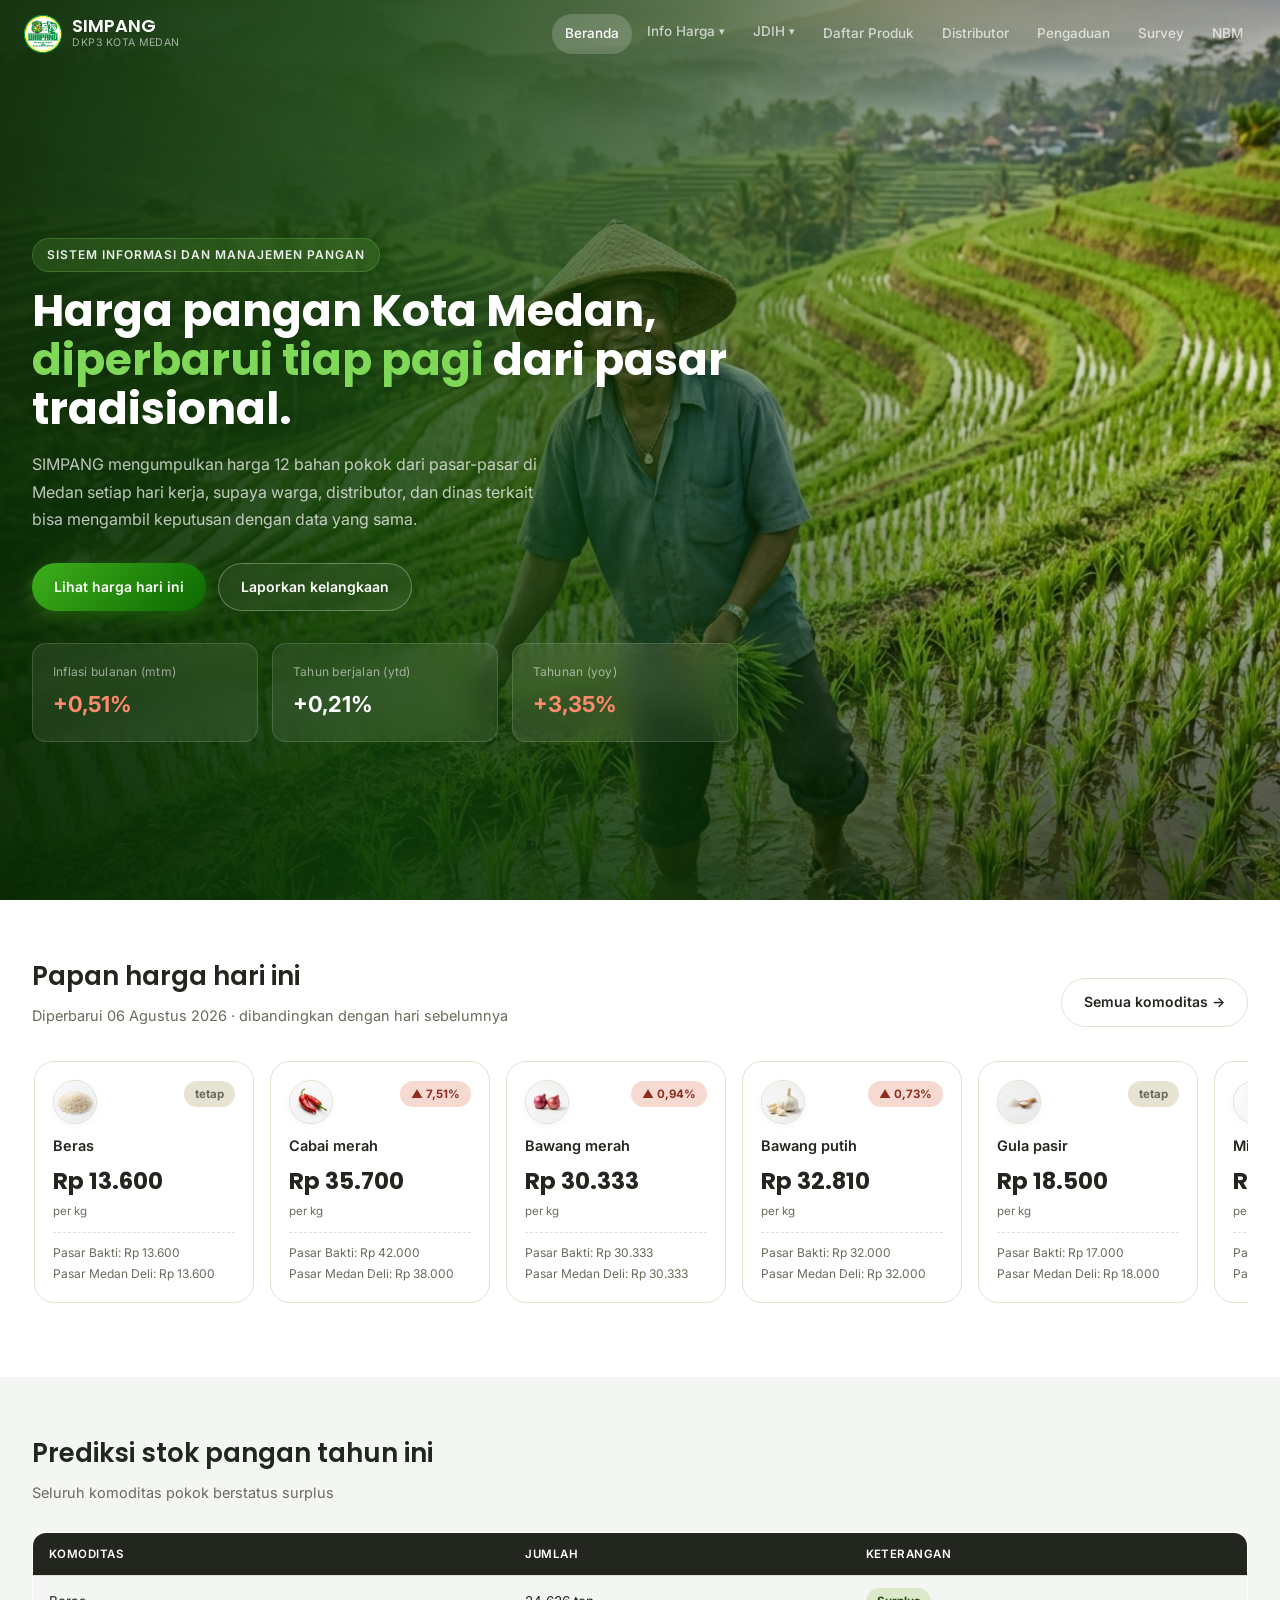
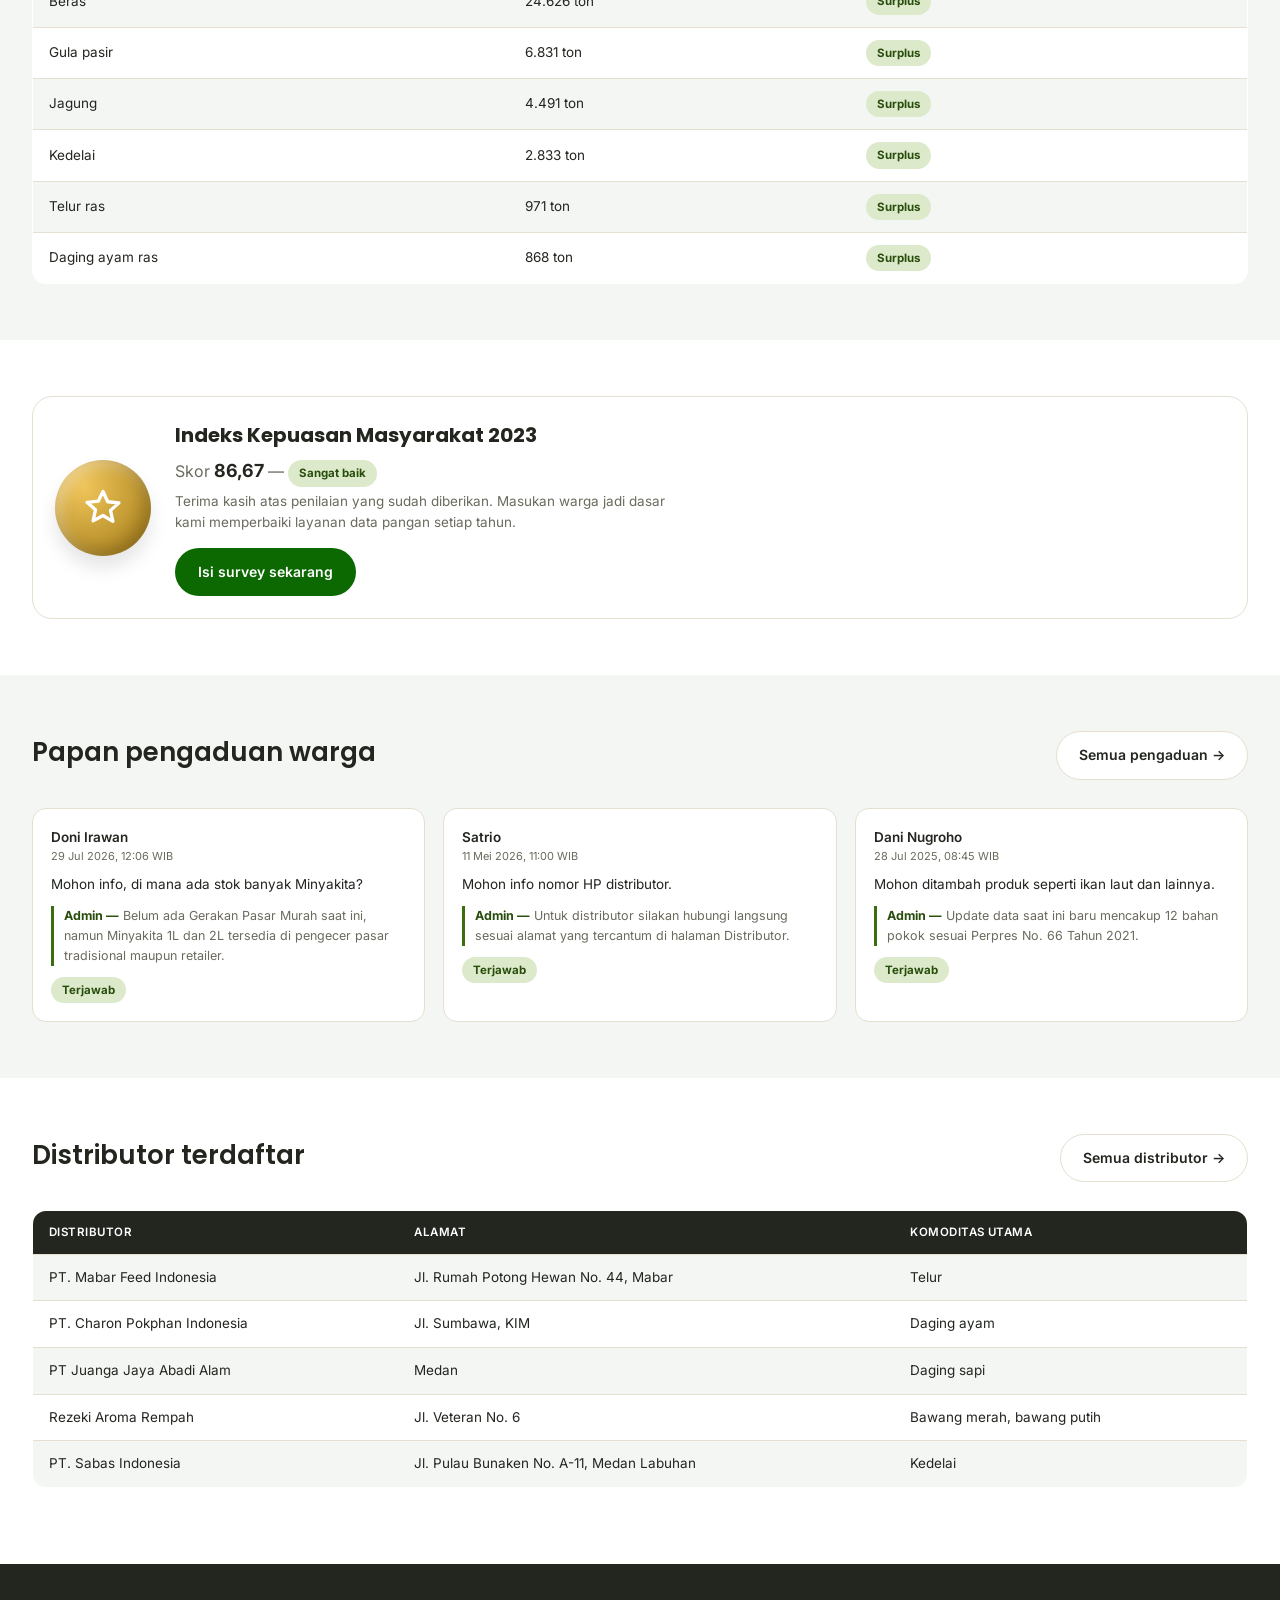
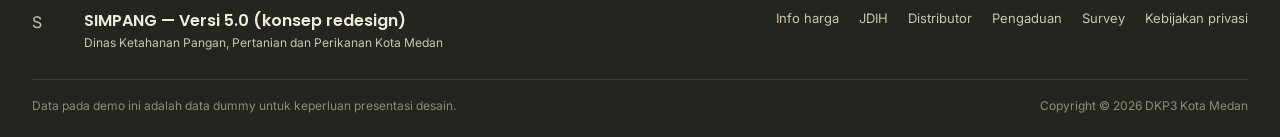
<file: index.html>
<!DOCTYPE html>
<html lang="id">
<head>
<meta charset="UTF-8">
<meta name="viewport" content="width=device-width, initial-scale=1.0">
<title>Beranda &mdash; SIMPANG (Redesign Konsep)</title>
<link rel="preconnect" href="https://fonts.googleapis.com">
<link rel="preconnect" href="https://fonts.gstatic.com" crossorigin>
<link href="https://fonts.googleapis.com/css2?family=Poppins:wght@500;600;700&family=Inter:wght@400;500;600&display=swap" rel="stylesheet">
<link rel="stylesheet" href="css/style.css">

</head>
<body>

<header class="site"><div class="container">
  <a class="brand" href="index.html">
    <div class="mark">
      <img src="images/logo_simpang.png" alt="Logo" />
    </div>
    <div><div class="name">SIMPANG</div><div class="sub">DKP3 Kota Medan</div></div>
  </a>
  <nav class="main-nav">
    <a href="index.html" class="active">Beranda</a>
    <div class="dropdown">
      <button class="dropdown-trigger">Info Harga <span class="arrow">&#9662;</span></button>
      <div class="dropdown-menu">
        <a href="harga.html">Info Harga Pangan</a>
        <a href="peta.html">Peta Harga Pangan</a>
      </div>
    </div>
    <div class="dropdown">
      <button class="dropdown-trigger">JDIH <span class="arrow">&#9662;</span></button>
      <div class="dropdown-menu">
        <a href="jdih.html">Dokumen Kajian</a>
        <a href="galeri.html">Galeri Kegiatan</a>
      </div>
    </div>
    <a href="produk.html" class="">Daftar Produk</a>
    <a href="distributor.html" class="">Distributor</a>
    <a href="pengaduan.html" class="">Pengaduan</a>
    <a href="survey.html" class="">Survey</a>
    <a href="nbm.html" class="">NBM</a>
  </nav>
  <button class="hamburger" aria-label="Buka menu">&#9776;</button>
</div></header>


<section class="hero">
  <div class="container">
    <div class="grid">
      <div>
        <div class="eyebrow">Sistem informasi dan manajemen pangan</div>
        <h1>Harga pangan Kota Medan, <span>diperbarui tiap pagi</span> dari pasar tradisional.</h1>
        <p class="lede">SIMPANG mengumpulkan harga 12 bahan pokok dari pasar-pasar di Medan setiap hari kerja, supaya warga, distributor, dan dinas terkait bisa mengambil keputusan dengan data yang sama.</p>
        <div class="actions">
          <a class="btn btn-primary" href="harga.html">Lihat harga hari ini</a>
          <a class="btn btn-outline" href="pengaduan.html">Laporkan kelangkaan</a>
        </div>
        <div class="stat-row">
          <div class="stat-card"><div class="k">Inflasi bulanan (mtm)</div><div class="v up">+0,51%</div></div>
          <div class="stat-card"><div class="k">Tahun berjalan (ytd)</div><div class="v">+0,21%</div></div>
          <div class="stat-card"><div class="k">Tahunan (yoy)</div><div class="v up">+3,35%</div></div>
        </div>
      </div>
      <div></div>
    </div>
  </div>
</section>

<section class="section" id="papan-harga">
  <div class="container">
    <div class="section-head">
      <div><h2>Papan harga hari ini</h2><p>Diperbarui 06 Agustus 2026 &middot; dibandingkan dengan hari sebelumnya</p></div>
      <a class="btn btn-outline" href="harga.html">Semua komoditas &rarr;</a>
    </div>
    <div class="price-scroll"><div class="price-card">
      <div class="top"><img src="images/beras.png" alt="Beras" class="commodity-icon"><div><span class="badge badge-flat">tetap</span></div></div>
      <div class="komoditi">Beras</div>
      <div class="harga">Rp 13.600</div>
      <div class="satuan">per kg</div>
      <div class="pasar">Pasar Bakti: Rp 13.600<br>Pasar Medan Deli: Rp 13.600</div>
    </div><div class="price-card">
      <div class="top"><img src="images/cabai_merah.png" alt="Cabai merah" class="commodity-icon"><div><span class="badge badge-up">&#9650; 7,51%</span></div></div>
      <div class="komoditi">Cabai merah</div>
      <div class="harga">Rp 35.700</div>
      <div class="satuan">per kg</div>
      <div class="pasar">Pasar Bakti: Rp 42.000<br>Pasar Medan Deli: Rp 38.000</div>
    </div><div class="price-card">
      <div class="top"><img src="images/bawang_merah.png" alt="Bawang merah" class="commodity-icon"><div><span class="badge badge-up">&#9650; 0,94%</span></div></div>
      <div class="komoditi">Bawang merah</div>
      <div class="harga">Rp 30.333</div>
      <div class="satuan">per kg</div>
      <div class="pasar">Pasar Bakti: Rp 30.333<br>Pasar Medan Deli: Rp 30.333</div>
    </div><div class="price-card">
      <div class="top"><img src="images/bawang_putih.png" alt="Bawang putih" class="commodity-icon"><div><span class="badge badge-up">&#9650; 0,73%</span></div></div>
      <div class="komoditi">Bawang putih</div>
      <div class="harga">Rp 32.810</div>
      <div class="satuan">per kg</div>
      <div class="pasar">Pasar Bakti: Rp 32.000<br>Pasar Medan Deli: Rp 32.000</div>
    </div><div class="price-card">
      <div class="top"><img src="images/gula_pasir.png" alt="Gula pasir" class="commodity-icon"><div><span class="badge badge-flat">tetap</span></div></div>
      <div class="komoditi">Gula pasir</div>
      <div class="harga">Rp 18.500</div>
      <div class="satuan">per kg</div>
      <div class="pasar">Pasar Bakti: Rp 17.000<br>Pasar Medan Deli: Rp 18.000</div>
    </div><div class="price-card">
      <div class="top"><img src="images/minyak_goreng.png" alt="Minyak goreng" class="commodity-icon"><div><span class="badge badge-flat">tetap</span></div></div>
      <div class="komoditi">Minyak goreng</div>
      <div class="harga">Rp 20.361</div>
      <div class="satuan">per kg</div>
      <div class="pasar">Pasar Bakti: Rp 18.000<br>Pasar Medan Deli: Rp 21.000</div>
    </div></div>
  </div>
</section>

<section class="section alt">
  <div class="container">
    <div class="section-head"><div><h2>Prediksi stok pangan tahun ini</h2><p>Seluruh komoditas pokok berstatus surplus</p></div></div>
    <table class="data"><tr><th>Komoditas</th><th>Jumlah</th><th>Keterangan</th></tr><tr><td>Beras</td><td>24.626 ton</td><td><span class="badge badge-ok">Surplus</span></td></tr><tr><td>Gula pasir</td><td>6.831 ton</td><td><span class="badge badge-ok">Surplus</span></td></tr><tr><td>Jagung</td><td>4.491 ton</td><td><span class="badge badge-ok">Surplus</span></td></tr><tr><td>Kedelai</td><td>2.833 ton</td><td><span class="badge badge-ok">Surplus</span></td></tr><tr><td>Telur ras</td><td>971 ton</td><td><span class="badge badge-ok">Surplus</span></td></tr><tr><td>Daging ayam ras</td><td>868 ton</td><td><span class="badge badge-ok">Surplus</span></td></tr></table>
    <div class="stack-cards"><div class="card"><div class="row"><span class="k">Komoditas</span><span>Beras</span></div>
  <div class="row"><span class="k">Jumlah</span><span>24.626 ton</span></div>
  <div class="row"><span class="k">Status</span><span class="badge badge-ok">Surplus</span></div></div><div class="card"><div class="row"><span class="k">Komoditas</span><span>Gula pasir</span></div>
  <div class="row"><span class="k">Jumlah</span><span>6.831 ton</span></div>
  <div class="row"><span class="k">Status</span><span class="badge badge-ok">Surplus</span></div></div><div class="card"><div class="row"><span class="k">Komoditas</span><span>Jagung</span></div>
  <div class="row"><span class="k">Jumlah</span><span>4.491 ton</span></div>
  <div class="row"><span class="k">Status</span><span class="badge badge-ok">Surplus</span></div></div><div class="card"><div class="row"><span class="k">Komoditas</span><span>Kedelai</span></div>
  <div class="row"><span class="k">Jumlah</span><span>2.833 ton</span></div>
  <div class="row"><span class="k">Status</span><span class="badge badge-ok">Surplus</span></div></div><div class="card"><div class="row"><span class="k">Komoditas</span><span>Telur ras</span></div>
  <div class="row"><span class="k">Jumlah</span><span>971 ton</span></div>
  <div class="row"><span class="k">Status</span><span class="badge badge-ok">Surplus</span></div></div><div class="card"><div class="row"><span class="k">Komoditas</span><span>Daging ayam ras</span></div>
  <div class="row"><span class="k">Jumlah</span><span>868 ton</span></div>
  <div class="row"><span class="k">Status</span><span class="badge badge-ok">Surplus</span></div></div></div>
  </div>
</section>

<section class="section">
  <div class="container">
    <div class="card" style="display:flex;gap:24px;align-items:center;flex-wrap:wrap;">
      <div class="icon3d yellow lg"><svg viewBox="0 0 24 24"><path d="M12 3l2.6 5.6 6.1.6-4.6 4.1 1.3 6-5.4-3.2L6.6 19l1.3-6-4.6-4.1 6.1-.6z"/></svg></div>
      <div style="flex:1;min-width:220px;">
        <h3 style="margin:0 0 6px;font-size:20px;">Indeks Kepuasan Masyarakat 2023</h3>
        <p style="margin:0 0 4px;color:var(--text-soft);">Skor <b style="color:var(--text);font-size:18px;">86,67</b> &mdash; <span class="badge badge-ok">Sangat baik</span></p>
        <p style="margin:0 0 14px;color:var(--text-soft);font-size:13.5px;max-width:56ch;">Terima kasih atas penilaian yang sudah diberikan. Masukan warga jadi dasar kami memperbaiki layanan data pangan setiap tahun.</p>
        <a class="btn btn-primary" href="survey.html">Isi survey sekarang</a>
      </div>
    </div>
  </div>
</section>

<section class="section alt">
  <div class="container">
    <div class="section-head"><div><h2>Papan pengaduan warga</h2></div><a class="btn btn-outline" href="pengaduan.html">Semua pengaduan &rarr;</a></div>
    <div class="cards-grid"><div class="note"><div class="who">Doni Irawan</div><div class="when">29 Jul 2026, 12:06 WIB</div>
      <div class="q">Mohon info, di mana ada stok banyak Minyakita?</div><div class="a"><b>Admin &mdash;</b> Belum ada Gerakan Pasar Murah saat ini, namun Minyakita 1L dan 2L tersedia di pengecer pasar tradisional maupun retailer.</div>
      <div style="margin-top:10px;"><span class="badge badge-ok">Terjawab</span></div></div><div class="note"><div class="who">Satrio</div><div class="when">11 Mei 2026, 11:00 WIB</div>
      <div class="q">Mohon info nomor HP distributor.</div><div class="a"><b>Admin &mdash;</b> Untuk distributor silakan hubungi langsung sesuai alamat yang tercantum di halaman Distributor.</div>
      <div style="margin-top:10px;"><span class="badge badge-ok">Terjawab</span></div></div><div class="note"><div class="who">Dani Nugroho</div><div class="when">28 Jul 2025, 08:45 WIB</div>
      <div class="q">Mohon ditambah produk seperti ikan laut dan lainnya.</div><div class="a"><b>Admin &mdash;</b> Update data saat ini baru mencakup 12 bahan pokok sesuai Perpres No. 66 Tahun 2021.</div>
      <div style="margin-top:10px;"><span class="badge badge-ok">Terjawab</span></div></div></div>
  </div>
</section>

<section class="section">
  <div class="container">
    <div class="section-head"><div><h2>Distributor terdaftar</h2></div><a class="btn btn-outline" href="distributor.html">Semua distributor &rarr;</a></div>
    <table class="data"><tr><th>Distributor</th><th>Alamat</th><th>Komoditas utama</th></tr><tr><td>PT. Mabar Feed Indonesia</td><td>Jl. Rumah Potong Hewan No. 44, Mabar</td><td>Telur</td></tr><tr><td>PT. Charon Pokphan Indonesia</td><td>Jl. Sumbawa, KIM</td><td>Daging ayam</td></tr><tr><td>PT Juanga Jaya Abadi Alam</td><td>Medan</td><td>Daging sapi</td></tr><tr><td>Rezeki Aroma Rempah</td><td>Jl. Veteran No. 6</td><td>Bawang merah, bawang putih</td></tr><tr><td>PT. Sabas Indonesia</td><td>Jl. Pulau Bunaken No. A-11, Medan Labuhan</td><td>Kedelai</td></tr></table>
    <div class="stack-cards"><div class="card"><div class="row"><span class="k">Distributor</span><span>PT. Mabar Feed Indonesia</span></div>
      <div class="row"><span class="k">Alamat</span><span>Jl. Rumah Potong Hewan No. 44, Mabar</span></div>
      <div class="row"><span class="k">Komoditas</span><span>Telur</span></div></div><div class="card"><div class="row"><span class="k">Distributor</span><span>PT. Charon Pokphan Indonesia</span></div>
      <div class="row"><span class="k">Alamat</span><span>Jl. Sumbawa, KIM</span></div>
      <div class="row"><span class="k">Komoditas</span><span>Daging ayam</span></div></div><div class="card"><div class="row"><span class="k">Distributor</span><span>PT Juanga Jaya Abadi Alam</span></div>
      <div class="row"><span class="k">Alamat</span><span>Medan</span></div>
      <div class="row"><span class="k">Komoditas</span><span>Daging sapi</span></div></div><div class="card"><div class="row"><span class="k">Distributor</span><span>Rezeki Aroma Rempah</span></div>
      <div class="row"><span class="k">Alamat</span><span>Jl. Veteran No. 6</span></div>
      <div class="row"><span class="k">Komoditas</span><span>Bawang merah, bawang putih</span></div></div><div class="card"><div class="row"><span class="k">Distributor</span><span>PT. Sabas Indonesia</span></div>
      <div class="row"><span class="k">Alamat</span><span>Jl. Pulau Bunaken No. A-11, Medan Labuhan</span></div>
      <div class="row"><span class="k">Komoditas</span><span>Kedelai</span></div></div></div>
  </div>
</section>


<footer class="site"><div class="container">
  <div class="top">
    <div class="seal">
      <div class="mark" style="width:40px;height:40px;">S</div>
      <div>
        <div style="font-family:var(--font-display);font-weight:600;color:#F0EBDA;">SIMPANG &mdash; Versi 5.0 (konsep redesign)</div>
        <div style="font-size:12px;">Dinas Ketahanan Pangan, Pertanian dan Perikanan Kota Medan</div>
      </div>
    </div>
    <div class="links">
      <a href="harga.html">Info harga</a><a href="jdih.html">JDIH</a><a href="distributor.html">Distributor</a>
      <a href="pengaduan.html">Pengaduan</a><a href="survey.html">Survey</a><a href="#">Kebijakan privasi</a>
    </div>
  </div>
  <div class="bottom"><span>Data pada demo ini adalah data dummy untuk keperluan presentasi desain.</span><span>Copyright &copy; 2026 DKP3 Kota Medan</span></div>
</div></footer>

<script src="js/script.js"></script>
</body>
</html>
</file>
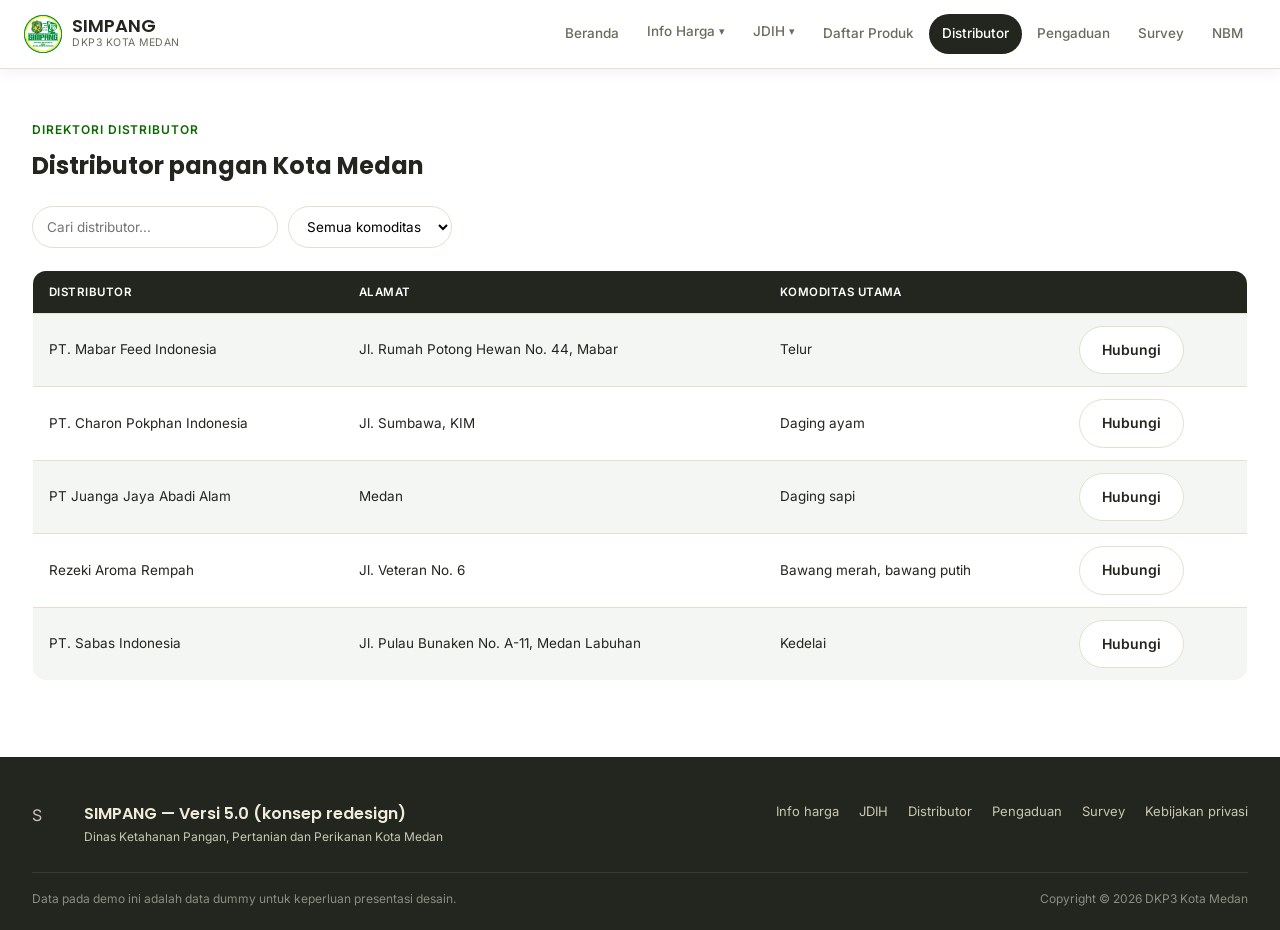
<file: distributor.html>
<!DOCTYPE html>
<html lang="id">
<head>
<meta charset="UTF-8">
<meta name="viewport" content="width=device-width, initial-scale=1.0">
<title>Distributor &mdash; SIMPANG (Redesign Konsep)</title>
<link rel="preconnect" href="https://fonts.googleapis.com">
<link rel="preconnect" href="https://fonts.gstatic.com" crossorigin>
<link href="https://fonts.googleapis.com/css2?family=Poppins:wght@500;600;700&family=Inter:wght@400;500;600&display=swap" rel="stylesheet">
<link rel="stylesheet" href="css/style.css">

</head>
<body>

<header class="site"><div class="container">
  <a class="brand" href="index.html">
    <div class="mark">
      <img src="images/logo_simpang.png" alt="Logo" />
    </div>
    <div><div class="name">SIMPANG</div><div class="sub">DKP3 Kota Medan</div></div>
  </a>
  <nav class="main-nav">
    <a href="index.html" class="">Beranda</a>
    <div class="dropdown">
      <button class="dropdown-trigger">Info Harga <span class="arrow">&#9662;</span></button>
      <div class="dropdown-menu">
        <a href="harga.html">Info Harga Pangan</a>
        <a href="peta.html">Peta Harga Pangan</a>
      </div>
    </div>
    <div class="dropdown">
      <button class="dropdown-trigger">JDIH <span class="arrow">&#9662;</span></button>
      <div class="dropdown-menu">
        <a href="jdih.html">Dokumen Kajian</a>
        <a href="galeri.html">Galeri Kegiatan</a>
      </div>
    </div>
    <a href="produk.html" class="">Daftar Produk</a>
    <a href="distributor.html" class="active">Distributor</a>
    <a href="pengaduan.html" class="">Pengaduan</a>
    <a href="survey.html" class="">Survey</a>
    <a href="nbm.html" class="">NBM</a>
  </nav>
  <button class="hamburger" aria-label="Buka menu">&#9776;</button>
</div></header>
<section class="section">
  <div class="container">
    <div class="eyebrow">Direktori distributor</div>
    <h2 style="margin:0 0 20px;">Distributor pangan Kota Medan</h2>
    <div class="toolbar"><input type="text" placeholder="Cari distributor..."><select><option>Semua komoditas</option><option>Telur</option><option>Daging ayam</option><option>Daging sapi</option><option>Bawang</option><option>Kedelai</option></select></div>
    <table class="data"><tr><th>Distributor</th><th>Alamat</th><th>Komoditas utama</th><th></th></tr><tr><td>PT. Mabar Feed Indonesia</td><td>Jl. Rumah Potong Hewan No. 44, Mabar</td><td>Telur</td><td><a class="btn btn-outline" href="#">Hubungi</a></td></tr><tr><td>PT. Charon Pokphan Indonesia</td><td>Jl. Sumbawa, KIM</td><td>Daging ayam</td><td><a class="btn btn-outline" href="#">Hubungi</a></td></tr><tr><td>PT Juanga Jaya Abadi Alam</td><td>Medan</td><td>Daging sapi</td><td><a class="btn btn-outline" href="#">Hubungi</a></td></tr><tr><td>Rezeki Aroma Rempah</td><td>Jl. Veteran No. 6</td><td>Bawang merah, bawang putih</td><td><a class="btn btn-outline" href="#">Hubungi</a></td></tr><tr><td>PT. Sabas Indonesia</td><td>Jl. Pulau Bunaken No. A-11, Medan Labuhan</td><td>Kedelai</td><td><a class="btn btn-outline" href="#">Hubungi</a></td></tr></table>
    <div class="stack-cards"><div class="card"><div class="row"><span class="k">Distributor</span><span>PT. Mabar Feed Indonesia</span></div>
  <div class="row"><span class="k">Alamat</span><span>Jl. Rumah Potong Hewan No. 44, Mabar</span></div>
  <div class="row"><span class="k">Komoditas</span><span>Telur</span></div>
  <div style="margin-top:10px;"><a class="btn btn-outline" href="#">Hubungi</a></div></div><div class="card"><div class="row"><span class="k">Distributor</span><span>PT. Charon Pokphan Indonesia</span></div>
  <div class="row"><span class="k">Alamat</span><span>Jl. Sumbawa, KIM</span></div>
  <div class="row"><span class="k">Komoditas</span><span>Daging ayam</span></div>
  <div style="margin-top:10px;"><a class="btn btn-outline" href="#">Hubungi</a></div></div><div class="card"><div class="row"><span class="k">Distributor</span><span>PT Juanga Jaya Abadi Alam</span></div>
  <div class="row"><span class="k">Alamat</span><span>Medan</span></div>
  <div class="row"><span class="k">Komoditas</span><span>Daging sapi</span></div>
  <div style="margin-top:10px;"><a class="btn btn-outline" href="#">Hubungi</a></div></div><div class="card"><div class="row"><span class="k">Distributor</span><span>Rezeki Aroma Rempah</span></div>
  <div class="row"><span class="k">Alamat</span><span>Jl. Veteran No. 6</span></div>
  <div class="row"><span class="k">Komoditas</span><span>Bawang merah, bawang putih</span></div>
  <div style="margin-top:10px;"><a class="btn btn-outline" href="#">Hubungi</a></div></div><div class="card"><div class="row"><span class="k">Distributor</span><span>PT. Sabas Indonesia</span></div>
  <div class="row"><span class="k">Alamat</span><span>Jl. Pulau Bunaken No. A-11, Medan Labuhan</span></div>
  <div class="row"><span class="k">Komoditas</span><span>Kedelai</span></div>
  <div style="margin-top:10px;"><a class="btn btn-outline" href="#">Hubungi</a></div></div></div>
  </div>
</section>
<footer class="site"><div class="container">
  <div class="top">
    <div class="seal">
      <div class="mark" style="width:40px;height:40px;">S</div>
      <div>
        <div style="font-family:var(--font-display);font-weight:600;color:#F0EBDA;">SIMPANG &mdash; Versi 5.0 (konsep redesign)</div>
        <div style="font-size:12px;">Dinas Ketahanan Pangan, Pertanian dan Perikanan Kota Medan</div>
      </div>
    </div>
    <div class="links">
      <a href="harga.html">Info harga</a><a href="jdih.html">JDIH</a><a href="distributor.html">Distributor</a>
      <a href="pengaduan.html">Pengaduan</a><a href="survey.html">Survey</a><a href="#">Kebijakan privasi</a>
    </div>
  </div>
  <div class="bottom"><span>Data pada demo ini adalah data dummy untuk keperluan presentasi desain.</span><span>Copyright &copy; 2026 DKP3 Kota Medan</span></div>
</div></footer>

<script src="js/script.js"></script>
</body>
</html>
</file>
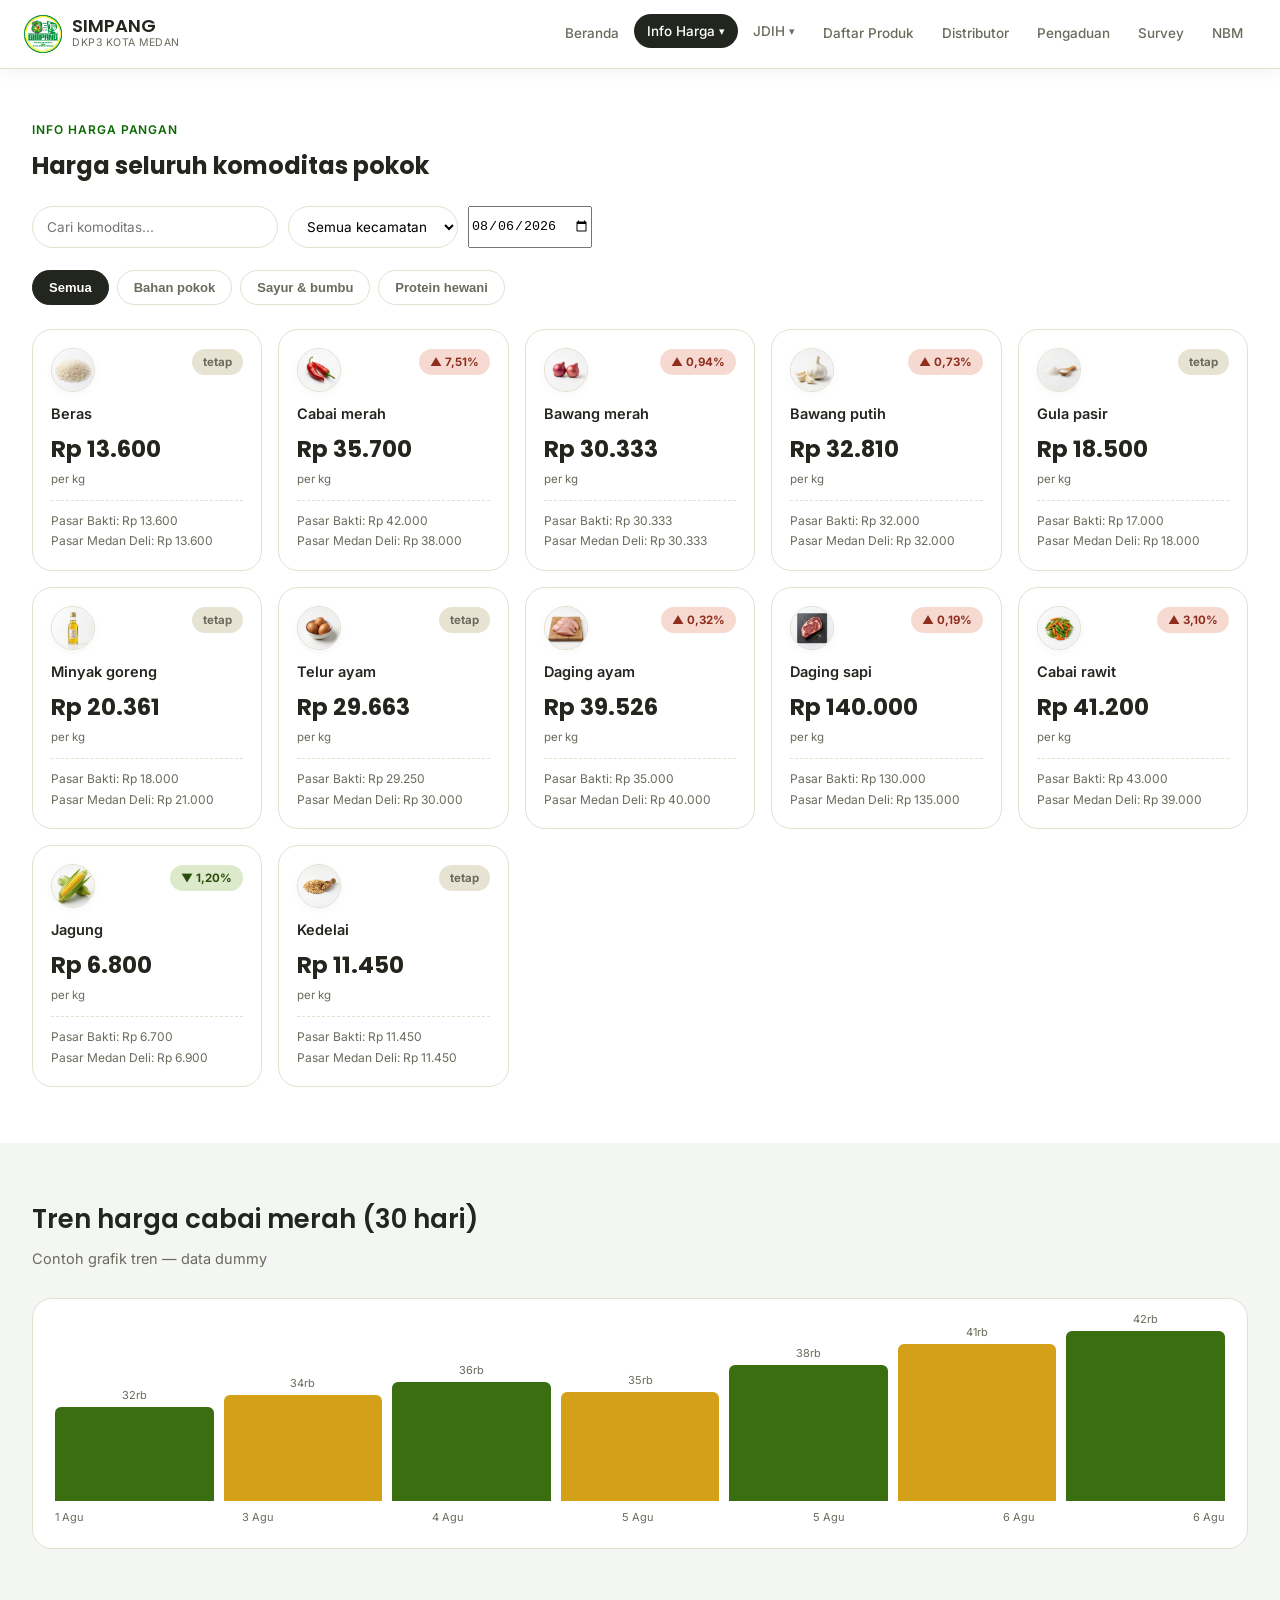
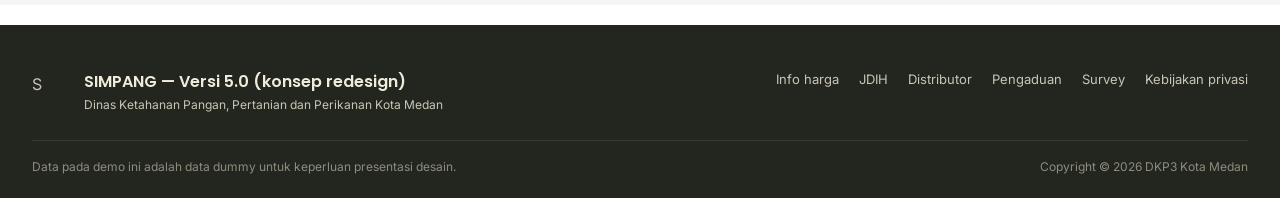
<file: harga.html>
<!DOCTYPE html>
<html lang="id">
<head>
<meta charset="UTF-8">
<meta name="viewport" content="width=device-width, initial-scale=1.0">
<title>Info Harga &mdash; SIMPANG (Redesign Konsep)</title>
<link rel="preconnect" href="https://fonts.googleapis.com">
<link rel="preconnect" href="https://fonts.gstatic.com" crossorigin>
<link href="https://fonts.googleapis.com/css2?family=Poppins:wght@500;600;700&family=Inter:wght@400;500;600&display=swap" rel="stylesheet">
<link rel="stylesheet" href="css/style.css">

</head>
<body>

<header class="site"><div class="container">
  <a class="brand" href="index.html">
    <div class="mark">
      <img src="images/logo_simpang.png" alt="Logo" />
    </div>
    <div><div class="name">SIMPANG</div><div class="sub">DKP3 Kota Medan</div></div>
  </a>
  <nav class="main-nav">
    <a href="index.html" class="">Beranda</a>
    <div class="dropdown active">
      <button class="dropdown-trigger active-sub">Info Harga <span class="arrow">&#9662;</span></button>
      <div class="dropdown-menu">
        <a href="harga.html" class="active">Info Harga Pangan</a>
        <a href="peta.html" class="">Peta Harga Pangan</a>
      </div>
    </div>
    <div class="dropdown">
      <button class="dropdown-trigger">JDIH <span class="arrow">&#9662;</span></button>
      <div class="dropdown-menu">
        <a href="jdih.html" class="">Dokumen Kajian</a>
        <a href="galeri.html" class="">Galeri Kegiatan</a>
      </div>
    </div>
    <a href="produk.html" class="">Daftar Produk</a>
    <a href="distributor.html" class="">Distributor</a>
    <a href="pengaduan.html" class="">Pengaduan</a>
    <a href="survey.html" class="">Survey</a>
    <a href="nbm.html" class="">NBM</a>
  </nav>
  <button class="hamburger" aria-label="Buka menu">&#9776;</button>
</div></header>
<section class="section">
  <div class="container">
    <div class="eyebrow">Info harga pangan</div>
    <h2 style="margin:0 0 20px;">Harga seluruh komoditas pokok</h2>
    <div class="toolbar">
      <input type="text" placeholder="Cari komoditas..." data-search-target="#semua-harga">
      <select><option>Semua kecamatan</option><option>Medan Area</option><option>Medan Barat</option></select>
      <input type="date" value="2026-08-06">
    </div>
    <div class="tabs" data-target="#semua-harga">
      <button class="active" data-cat="semua">Semua</button>
      <button data-cat="pokok">Bahan pokok</button>
      <button data-cat="bumbu">Sayur &amp; bumbu</button>
      <button data-cat="protein">Protein hewani</button>
    </div>
    <div class="price-grid" id="semua-harga"><div data-search-item="Beras" data-cat-item="pokok"><div class="price-card">
      <div class="top"><img src="images/beras.png" alt="Beras" class="commodity-icon"><div><span class="badge badge-flat">tetap</span></div></div>
      <div class="komoditi">Beras</div>
      <div class="harga">Rp 13.600</div>
      <div class="satuan">per kg</div>
      <div class="pasar">Pasar Bakti: Rp 13.600<br>Pasar Medan Deli: Rp 13.600</div>
    </div></div><div data-search-item="Cabai merah" data-cat-item="bumbu"><div class="price-card">
      <div class="top"><img src="images/cabai_merah.png" alt="Cabai merah" class="commodity-icon"><div><span class="badge badge-up">&#9650; 7,51%</span></div></div>
      <div class="komoditi">Cabai merah</div>
      <div class="harga">Rp 35.700</div>
      <div class="satuan">per kg</div>
      <div class="pasar">Pasar Bakti: Rp 42.000<br>Pasar Medan Deli: Rp 38.000</div>
    </div></div><div data-search-item="Bawang merah" data-cat-item="bumbu"><div class="price-card">
      <div class="top"><img src="images/bawang_merah.png" alt="Bawang merah" class="commodity-icon"><div><span class="badge badge-up">&#9650; 0,94%</span></div></div>
      <div class="komoditi">Bawang merah</div>
      <div class="harga">Rp 30.333</div>
      <div class="satuan">per kg</div>
      <div class="pasar">Pasar Bakti: Rp 30.333<br>Pasar Medan Deli: Rp 30.333</div>
    </div></div><div data-search-item="Bawang putih" data-cat-item="bumbu"><div class="price-card">
      <div class="top"><img src="images/bawang_putih.png" alt="Bawang putih" class="commodity-icon"><div><span class="badge badge-up">&#9650; 0,73%</span></div></div>
      <div class="komoditi">Bawang putih</div>
      <div class="harga">Rp 32.810</div>
      <div class="satuan">per kg</div>
      <div class="pasar">Pasar Bakti: Rp 32.000<br>Pasar Medan Deli: Rp 32.000</div>
    </div></div><div data-search-item="Gula pasir" data-cat-item="pokok"><div class="price-card">
      <div class="top"><img src="images/gula_pasir.png" alt="Gula pasir" class="commodity-icon"><div><span class="badge badge-flat">tetap</span></div></div>
      <div class="komoditi">Gula pasir</div>
      <div class="harga">Rp 18.500</div>
      <div class="satuan">per kg</div>
      <div class="pasar">Pasar Bakti: Rp 17.000<br>Pasar Medan Deli: Rp 18.000</div>
    </div></div><div data-search-item="Minyak goreng" data-cat-item="bumbu"><div class="price-card">
      <div class="top"><img src="images/minyak_goreng.png" alt="Minyak goreng" class="commodity-icon"><div><span class="badge badge-flat">tetap</span></div></div>
      <div class="komoditi">Minyak goreng</div>
      <div class="harga">Rp 20.361</div>
      <div class="satuan">per kg</div>
      <div class="pasar">Pasar Bakti: Rp 18.000<br>Pasar Medan Deli: Rp 21.000</div>
    </div></div><div data-search-item="Telur ayam" data-cat-item="protein"><div class="price-card">
      <div class="top"><img src="images/telur_ayam.png" alt="Telur ayam" class="commodity-icon"><div><span class="badge badge-flat">tetap</span></div></div>
      <div class="komoditi">Telur ayam</div>
      <div class="harga">Rp 29.663</div>
      <div class="satuan">per kg</div>
      <div class="pasar">Pasar Bakti: Rp 29.250<br>Pasar Medan Deli: Rp 30.000</div>
    </div></div><div data-search-item="Daging ayam" data-cat-item="protein"><div class="price-card">
      <div class="top"><img src="images/daging_ayam.png" alt="Daging ayam" class="commodity-icon"><div><span class="badge badge-up">&#9650; 0,32%</span></div></div>
      <div class="komoditi">Daging ayam</div>
      <div class="harga">Rp 39.526</div>
      <div class="satuan">per kg</div>
      <div class="pasar">Pasar Bakti: Rp 35.000<br>Pasar Medan Deli: Rp 40.000</div>
    </div></div><div data-search-item="Daging sapi" data-cat-item="protein"><div class="price-card">
      <div class="top"><img src="images/daging_sapi.png" alt="Daging sapi" class="commodity-icon"><div><span class="badge badge-up">&#9650; 0,19%</span></div></div>
      <div class="komoditi">Daging sapi</div>
      <div class="harga">Rp 140.000</div>
      <div class="satuan">per kg</div>
      <div class="pasar">Pasar Bakti: Rp 130.000<br>Pasar Medan Deli: Rp 135.000</div>
    </div></div><div data-search-item="Cabai rawit" data-cat-item="bumbu"><div class="price-card">
      <div class="top"><img src="images/cabai_rawit.png" alt="Cabai rawit" class="commodity-icon"><div><span class="badge badge-up">&#9650; 3,10%</span></div></div>
      <div class="komoditi">Cabai rawit</div>
      <div class="harga">Rp 41.200</div>
      <div class="satuan">per kg</div>
      <div class="pasar">Pasar Bakti: Rp 43.000<br>Pasar Medan Deli: Rp 39.000</div>
    </div></div><div data-search-item="Jagung" data-cat-item="pokok"><div class="price-card">
      <div class="top"><img src="images/jagung.png" alt="Jagung" class="commodity-icon"><div><span class="badge badge-down">&#9660; 1,20%</span></div></div>
      <div class="komoditi">Jagung</div>
      <div class="harga">Rp 6.800</div>
      <div class="satuan">per kg</div>
      <div class="pasar">Pasar Bakti: Rp 6.700<br>Pasar Medan Deli: Rp 6.900</div>
    </div></div><div data-search-item="Kedelai" data-cat-item="bumbu"><div class="price-card">
      <div class="top"><img src="images/kedelai.png" alt="Kedelai" class="commodity-icon"><div><span class="badge badge-flat">tetap</span></div></div>
      <div class="komoditi">Kedelai</div>
      <div class="harga">Rp 11.450</div>
      <div class="satuan">per kg</div>
      <div class="pasar">Pasar Bakti: Rp 11.450<br>Pasar Medan Deli: Rp 11.450</div>
    </div></div></div>
  </div>
</section>

<section class="section alt">
  <div class="container">
    <div class="section-head"><div><h2>Tren harga cabai merah (30 hari)</h2><p>Contoh grafik tren &mdash; data dummy</p></div></div>
    <div class="card">
      <div class="bar-chart">
        <div class="bar" style="height:55%"><span>32rb</span></div>
        <div class="bar b2" style="height:62%"><span>34rb</span></div>
        <div class="bar" style="height:70%"><span>36rb</span></div>
        <div class="bar b2" style="height:64%"><span>35rb</span></div>
        <div class="bar" style="height:80%"><span>38rb</span></div>
        <div class="bar b2" style="height:92%"><span>41rb</span></div>
        <div class="bar" style="height:100%"><span>42rb</span></div>
      </div>
      <div style="display:flex;justify-content:space-between;font-size:11px;color:var(--text-soft);margin-top:8px;">
        <span>1 Agu</span><span>3 Agu</span><span>4 Agu</span><span>5 Agu</span><span>5 Agu</span><span>6 Agu</span><span>6 Agu</span>
      </div>
    </div>
  </div>
</section>
<footer class="site"><div class="container">
  <div class="top">
    <div class="seal">
      <div class="mark" style="width:40px;height:40px;">S</div>
      <div>
        <div style="font-family:var(--font-display);font-weight:600;color:#F0EBDA;">SIMPANG &mdash; Versi 5.0 (konsep redesign)</div>
        <div style="font-size:12px;">Dinas Ketahanan Pangan, Pertanian dan Perikanan Kota Medan</div>
      </div>
    </div>
    <div class="links">
      <a href="harga.html">Info harga</a><a href="jdih.html">JDIH</a><a href="distributor.html">Distributor</a>
      <a href="pengaduan.html">Pengaduan</a><a href="survey.html">Survey</a><a href="#">Kebijakan privasi</a>
    </div>
  </div>
  <div class="bottom"><span>Data pada demo ini adalah data dummy untuk keperluan presentasi desain.</span><span>Copyright &copy; 2026 DKP3 Kota Medan</span></div>
</div></footer>

<script src="js/script.js"></script>
</body>
</html>
</file>
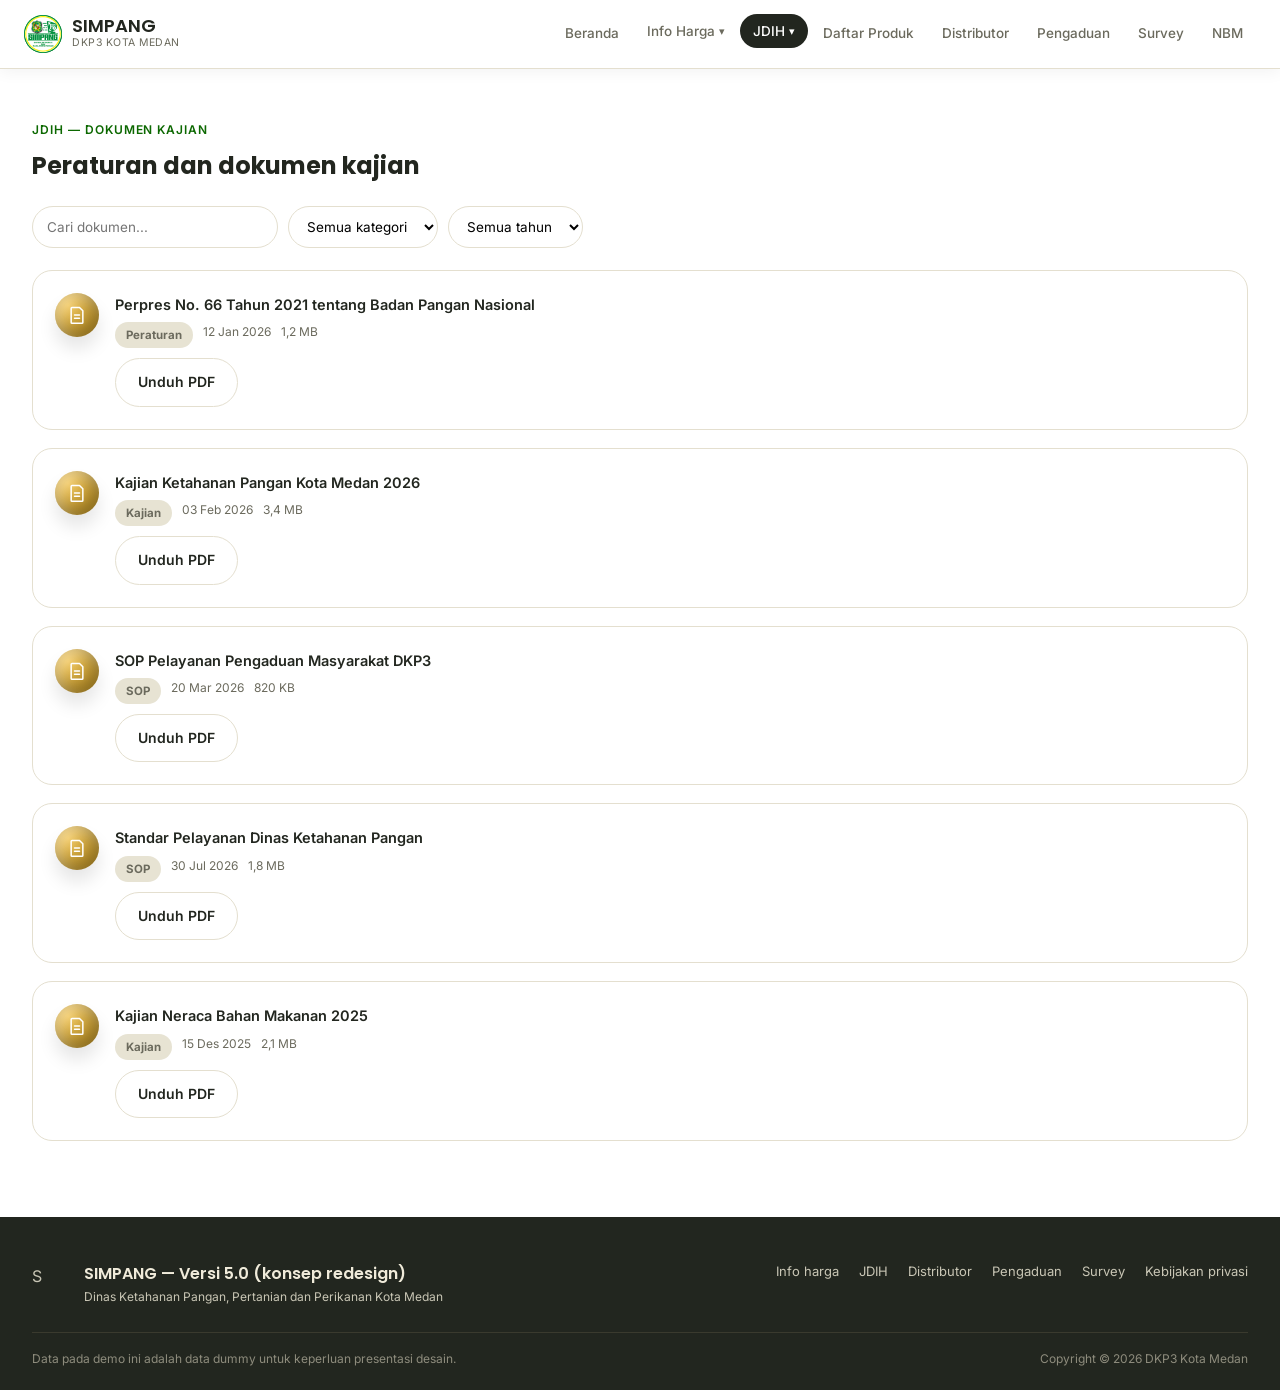
<file: jdih.html>
<!DOCTYPE html>
<html lang="id">
<head>
<meta charset="UTF-8">
<meta name="viewport" content="width=device-width, initial-scale=1.0">
<title>Dokumen Kajian &mdash; SIMPANG (Redesign Konsep)</title>
<link rel="preconnect" href="https://fonts.googleapis.com">
<link rel="preconnect" href="https://fonts.gstatic.com" crossorigin>
<link href="https://fonts.googleapis.com/css2?family=Poppins:wght@500;600;700&family=Inter:wght@400;500;600&display=swap" rel="stylesheet">
<link rel="stylesheet" href="css/style.css">

</head>
<body>

<header class="site"><div class="container">
  <a class="brand" href="index.html">
    <div class="mark">
      <img src="images/logo_simpang.png" alt="Logo" />
    </div>
    <div><div class="name">SIMPANG</div><div class="sub">DKP3 Kota Medan</div></div>
  </a>
  <nav class="main-nav">
    <a href="index.html" class="">Beranda</a>
    <div class="dropdown">
      <button class="dropdown-trigger">Info Harga <span class="arrow">&#9662;</span></button>
      <div class="dropdown-menu">
        <a href="harga.html">Info Harga Pangan</a>
        <a href="peta.html">Peta Harga Pangan</a>
      </div>
    </div>
    <div class="dropdown active">
      <button class="dropdown-trigger active-sub">JDIH <span class="arrow">&#9662;</span></button>
      <div class="dropdown-menu">
        <a href="jdih.html" class="active">Dokumen Kajian</a>
        <a href="galeri.html" class="">Galeri Kegiatan</a>
      </div>
    </div>
    <a href="produk.html" class="">Daftar Produk</a>
    <a href="distributor.html" class="">Distributor</a>
    <a href="pengaduan.html" class="">Pengaduan</a>
    <a href="survey.html" class="">Survey</a>
    <a href="nbm.html" class="">NBM</a>
  </nav>
  <button class="hamburger" aria-label="Buka menu">&#9776;</button>
</div></header>
<section class="section">
  <div class="container">
    <div class="eyebrow">JDIH &mdash; dokumen kajian</div>
    <h2 style="margin:0 0 20px;">Peraturan dan dokumen kajian</h2>
    <div class="toolbar">
      <input type="text" placeholder="Cari dokumen..." data-search-target="#dok-list">
      <select><option>Semua kategori</option><option>Peraturan</option><option>Kajian</option><option>SOP</option></select>
      <select><option>Semua tahun</option><option>2026</option><option>2025</option></select>
    </div>
    <div class="cards-grid" id="dok-list" style="grid-template-columns:1fr;"><div class="card" data-search-item="Perpres No. 66 Tahun 2021 tentang Badan Pangan Nasional" style="display:flex;gap:16px;align-items:flex-start;">
      <div class="icon3d yellow sm"><svg viewBox="0 0 24 24"><path d="M6 3h9l4 4v14a1 1 0 0 1-1 1H6a1 1 0 0 1-1-1V4a1 1 0 0 1 1-1z"/><path d="M9 12h6M9 16h6"/></svg></div>
      <div style="flex:1;">
        <div style="font-weight:600;font-size:14.5px;margin-bottom:6px;">Perpres No. 66 Tahun 2021 tentang Badan Pangan Nasional</div>
        <div style="display:flex;gap:10px;flex-wrap:wrap;font-size:12px;color:var(--text-soft);margin-bottom:10px;">
          <span class="badge badge-flat">Peraturan</span><span>12 Jan 2026</span><span>1,2 MB</span>
        </div>
        <a class="btn btn-outline" href="#">Unduh PDF</a>
      </div>
    </div><div class="card" data-search-item="Kajian Ketahanan Pangan Kota Medan 2026" style="display:flex;gap:16px;align-items:flex-start;">
      <div class="icon3d yellow sm"><svg viewBox="0 0 24 24"><path d="M6 3h9l4 4v14a1 1 0 0 1-1 1H6a1 1 0 0 1-1-1V4a1 1 0 0 1 1-1z"/><path d="M9 12h6M9 16h6"/></svg></div>
      <div style="flex:1;">
        <div style="font-weight:600;font-size:14.5px;margin-bottom:6px;">Kajian Ketahanan Pangan Kota Medan 2026</div>
        <div style="display:flex;gap:10px;flex-wrap:wrap;font-size:12px;color:var(--text-soft);margin-bottom:10px;">
          <span class="badge badge-flat">Kajian</span><span>03 Feb 2026</span><span>3,4 MB</span>
        </div>
        <a class="btn btn-outline" href="#">Unduh PDF</a>
      </div>
    </div><div class="card" data-search-item="SOP Pelayanan Pengaduan Masyarakat DKP3" style="display:flex;gap:16px;align-items:flex-start;">
      <div class="icon3d yellow sm"><svg viewBox="0 0 24 24"><path d="M6 3h9l4 4v14a1 1 0 0 1-1 1H6a1 1 0 0 1-1-1V4a1 1 0 0 1 1-1z"/><path d="M9 12h6M9 16h6"/></svg></div>
      <div style="flex:1;">
        <div style="font-weight:600;font-size:14.5px;margin-bottom:6px;">SOP Pelayanan Pengaduan Masyarakat DKP3</div>
        <div style="display:flex;gap:10px;flex-wrap:wrap;font-size:12px;color:var(--text-soft);margin-bottom:10px;">
          <span class="badge badge-flat">SOP</span><span>20 Mar 2026</span><span>820 KB</span>
        </div>
        <a class="btn btn-outline" href="#">Unduh PDF</a>
      </div>
    </div><div class="card" data-search-item="Standar Pelayanan Dinas Ketahanan Pangan" style="display:flex;gap:16px;align-items:flex-start;">
      <div class="icon3d yellow sm"><svg viewBox="0 0 24 24"><path d="M6 3h9l4 4v14a1 1 0 0 1-1 1H6a1 1 0 0 1-1-1V4a1 1 0 0 1 1-1z"/><path d="M9 12h6M9 16h6"/></svg></div>
      <div style="flex:1;">
        <div style="font-weight:600;font-size:14.5px;margin-bottom:6px;">Standar Pelayanan Dinas Ketahanan Pangan</div>
        <div style="display:flex;gap:10px;flex-wrap:wrap;font-size:12px;color:var(--text-soft);margin-bottom:10px;">
          <span class="badge badge-flat">SOP</span><span>30 Jul 2026</span><span>1,8 MB</span>
        </div>
        <a class="btn btn-outline" href="#">Unduh PDF</a>
      </div>
    </div><div class="card" data-search-item="Kajian Neraca Bahan Makanan 2025" style="display:flex;gap:16px;align-items:flex-start;">
      <div class="icon3d yellow sm"><svg viewBox="0 0 24 24"><path d="M6 3h9l4 4v14a1 1 0 0 1-1 1H6a1 1 0 0 1-1-1V4a1 1 0 0 1 1-1z"/><path d="M9 12h6M9 16h6"/></svg></div>
      <div style="flex:1;">
        <div style="font-weight:600;font-size:14.5px;margin-bottom:6px;">Kajian Neraca Bahan Makanan 2025</div>
        <div style="display:flex;gap:10px;flex-wrap:wrap;font-size:12px;color:var(--text-soft);margin-bottom:10px;">
          <span class="badge badge-flat">Kajian</span><span>15 Des 2025</span><span>2,1 MB</span>
        </div>
        <a class="btn btn-outline" href="#">Unduh PDF</a>
      </div>
    </div></div>
  </div>
</section>
<footer class="site"><div class="container">
  <div class="top">
    <div class="seal">
      <div class="mark" style="width:40px;height:40px;">S</div>
      <div>
        <div style="font-family:var(--font-display);font-weight:600;color:#F0EBDA;">SIMPANG &mdash; Versi 5.0 (konsep redesign)</div>
        <div style="font-size:12px;">Dinas Ketahanan Pangan, Pertanian dan Perikanan Kota Medan</div>
      </div>
    </div>
    <div class="links">
      <a href="harga.html">Info harga</a><a href="jdih.html">JDIH</a><a href="distributor.html">Distributor</a>
      <a href="pengaduan.html">Pengaduan</a><a href="survey.html">Survey</a><a href="#">Kebijakan privasi</a>
    </div>
  </div>
  <div class="bottom"><span>Data pada demo ini adalah data dummy untuk keperluan presentasi desain.</span><span>Copyright &copy; 2026 DKP3 Kota Medan</span></div>
</div></footer>

<script src="js/script.js"></script>
</body>
</html>
</file>
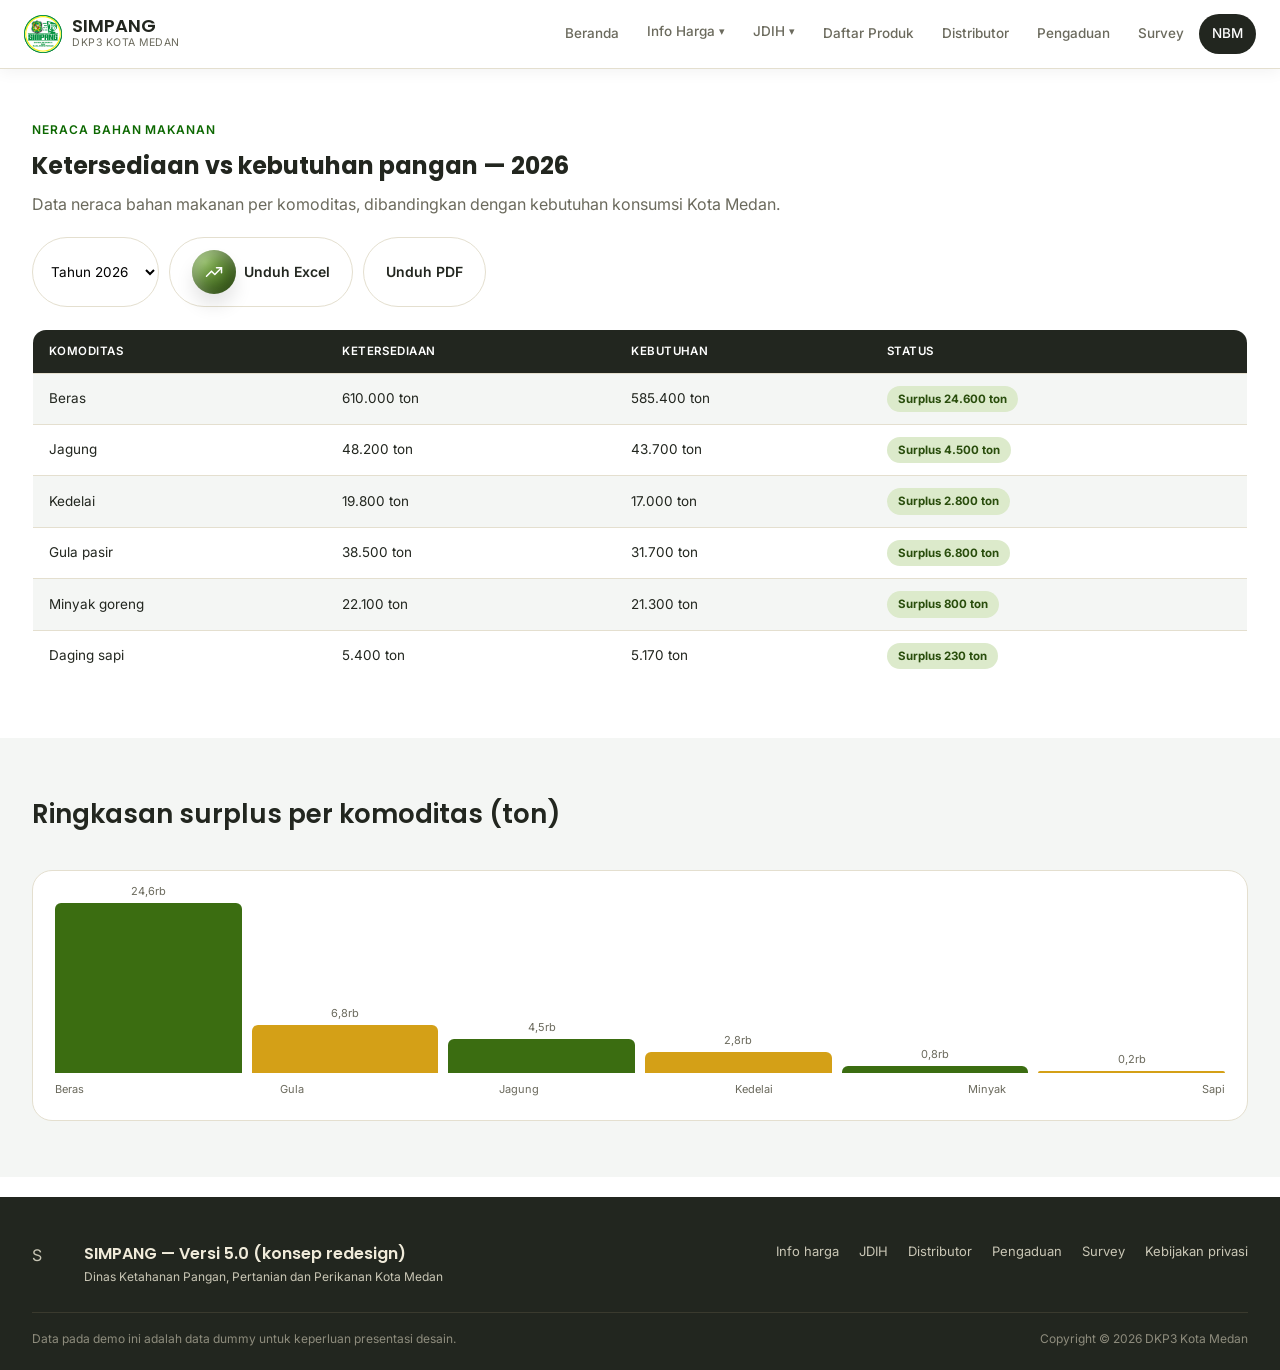
<file: nbm.html>
<!DOCTYPE html>
<html lang="id">
<head>
<meta charset="UTF-8">
<meta name="viewport" content="width=device-width, initial-scale=1.0">
<title>NBM &mdash; SIMPANG (Redesign Konsep)</title>
<link rel="preconnect" href="https://fonts.googleapis.com">
<link rel="preconnect" href="https://fonts.gstatic.com" crossorigin>
<link href="https://fonts.googleapis.com/css2?family=Poppins:wght@500;600;700&family=Inter:wght@400;500;600&display=swap" rel="stylesheet">
<link rel="stylesheet" href="css/style.css">

</head>
<body>

<header class="site"><div class="container">
  <a class="brand" href="index.html">
    <div class="mark">
      <img src="images/logo_simpang.png" alt="Logo" />
    </div>
    <div><div class="name">SIMPANG</div><div class="sub">DKP3 Kota Medan</div></div>
  </a>
  <nav class="main-nav">
    <a href="index.html" class="">Beranda</a>
    <div class="dropdown">
      <button class="dropdown-trigger">Info Harga <span class="arrow">&#9662;</span></button>
      <div class="dropdown-menu">
        <a href="harga.html">Info Harga Pangan</a>
        <a href="peta.html">Peta Harga Pangan</a>
      </div>
    </div>
    <div class="dropdown">
      <button class="dropdown-trigger">JDIH <span class="arrow">&#9662;</span></button>
      <div class="dropdown-menu">
        <a href="jdih.html">Dokumen Kajian</a>
        <a href="galeri.html">Galeri Kegiatan</a>
      </div>
    </div>
    <a href="produk.html" class="">Daftar Produk</a>
    <a href="distributor.html" class="">Distributor</a>
    <a href="pengaduan.html" class="">Pengaduan</a>
    <a href="survey.html" class="">Survey</a>
    <a href="nbm.html" class="active">NBM</a>
  </nav>
  <button class="hamburger" aria-label="Buka menu">&#9776;</button>
</div></header>
<section class="section">
  <div class="container">
    <div class="eyebrow">Neraca Bahan Makanan</div>
    <h2 style="margin:0 0 6px;">Ketersediaan vs kebutuhan pangan &mdash; 2026</h2>
    <p style="color:var(--text-soft);margin:0 0 20px;">Data neraca bahan makanan per komoditas, dibandingkan dengan kebutuhan konsumsi Kota Medan.</p>
    <div class="toolbar"><select><option>Tahun 2026</option><option>Tahun 2025</option></select>
      <a class="btn btn-outline" href="#"><div class="icon3d green sm"><svg viewBox="0 0 24 24"><path d="M3 17l6-6 4 4 8-8"/><path d="M15 7h6v6"/></svg></div> Unduh Excel</a>
      <a class="btn btn-outline" href="#">Unduh PDF</a>
    </div>
    <table class="data"><tr><th>Komoditas</th><th>Ketersediaan</th><th>Kebutuhan</th><th>Status</th></tr><tr><td>Beras</td><td>610.000 ton</td><td>585.400 ton</td><td><span class="badge badge-ok">Surplus 24.600 ton</span></td></tr><tr><td>Jagung</td><td>48.200 ton</td><td>43.700 ton</td><td><span class="badge badge-ok">Surplus 4.500 ton</span></td></tr><tr><td>Kedelai</td><td>19.800 ton</td><td>17.000 ton</td><td><span class="badge badge-ok">Surplus 2.800 ton</span></td></tr><tr><td>Gula pasir</td><td>38.500 ton</td><td>31.700 ton</td><td><span class="badge badge-ok">Surplus 6.800 ton</span></td></tr><tr><td>Minyak goreng</td><td>22.100 ton</td><td>21.300 ton</td><td><span class="badge badge-ok">Surplus 800 ton</span></td></tr><tr><td>Daging sapi</td><td>5.400 ton</td><td>5.170 ton</td><td><span class="badge badge-ok">Surplus 230 ton</span></td></tr></table>
    <div class="stack-cards"><div class="card"><div class="row"><span class="k">Komoditas</span><span>Beras</span></div>
  <div class="row"><span class="k">Ketersediaan</span><span>610.000 ton</span></div>
  <div class="row"><span class="k">Kebutuhan</span><span>585.400 ton</span></div>
  <div class="row"><span class="k">Status</span><span class="badge badge-ok">Surplus 24.600 ton</span></div></div><div class="card"><div class="row"><span class="k">Komoditas</span><span>Jagung</span></div>
  <div class="row"><span class="k">Ketersediaan</span><span>48.200 ton</span></div>
  <div class="row"><span class="k">Kebutuhan</span><span>43.700 ton</span></div>
  <div class="row"><span class="k">Status</span><span class="badge badge-ok">Surplus 4.500 ton</span></div></div><div class="card"><div class="row"><span class="k">Komoditas</span><span>Kedelai</span></div>
  <div class="row"><span class="k">Ketersediaan</span><span>19.800 ton</span></div>
  <div class="row"><span class="k">Kebutuhan</span><span>17.000 ton</span></div>
  <div class="row"><span class="k">Status</span><span class="badge badge-ok">Surplus 2.800 ton</span></div></div><div class="card"><div class="row"><span class="k">Komoditas</span><span>Gula pasir</span></div>
  <div class="row"><span class="k">Ketersediaan</span><span>38.500 ton</span></div>
  <div class="row"><span class="k">Kebutuhan</span><span>31.700 ton</span></div>
  <div class="row"><span class="k">Status</span><span class="badge badge-ok">Surplus 6.800 ton</span></div></div><div class="card"><div class="row"><span class="k">Komoditas</span><span>Minyak goreng</span></div>
  <div class="row"><span class="k">Ketersediaan</span><span>22.100 ton</span></div>
  <div class="row"><span class="k">Kebutuhan</span><span>21.300 ton</span></div>
  <div class="row"><span class="k">Status</span><span class="badge badge-ok">Surplus 800 ton</span></div></div><div class="card"><div class="row"><span class="k">Komoditas</span><span>Daging sapi</span></div>
  <div class="row"><span class="k">Ketersediaan</span><span>5.400 ton</span></div>
  <div class="row"><span class="k">Kebutuhan</span><span>5.170 ton</span></div>
  <div class="row"><span class="k">Status</span><span class="badge badge-ok">Surplus 230 ton</span></div></div></div>
  </div>
</section>

<section class="section alt">
  <div class="container">
    <div class="section-head"><div><h2>Ringkasan surplus per komoditas (ton)</h2></div></div>
    <div class="card">
      <div class="bar-chart">
        <div class="bar" style="height:100%"><span>24,6rb</span></div>
        <div class="bar b2" style="height:28%"><span>6,8rb</span></div>
        <div class="bar" style="height:20%"><span>4,5rb</span></div>
        <div class="bar b2" style="height:12%"><span>2,8rb</span></div>
        <div class="bar" style="height:4%"><span>0,8rb</span></div>
        <div class="bar b2" style="height:1%"><span>0,2rb</span></div>
      </div>
      <div style="display:flex;justify-content:space-between;font-size:11px;color:var(--text-soft);margin-top:8px;">
        <span>Beras</span><span>Gula</span><span>Jagung</span><span>Kedelai</span><span>Minyak</span><span>Sapi</span>
      </div>
    </div>
  </div>
</section>
<footer class="site"><div class="container">
  <div class="top">
    <div class="seal">
      <div class="mark" style="width:40px;height:40px;">S</div>
      <div>
        <div style="font-family:var(--font-display);font-weight:600;color:#F0EBDA;">SIMPANG &mdash; Versi 5.0 (konsep redesign)</div>
        <div style="font-size:12px;">Dinas Ketahanan Pangan, Pertanian dan Perikanan Kota Medan</div>
      </div>
    </div>
    <div class="links">
      <a href="harga.html">Info harga</a><a href="jdih.html">JDIH</a><a href="distributor.html">Distributor</a>
      <a href="pengaduan.html">Pengaduan</a><a href="survey.html">Survey</a><a href="#">Kebijakan privasi</a>
    </div>
  </div>
  <div class="bottom"><span>Data pada demo ini adalah data dummy untuk keperluan presentasi desain.</span><span>Copyright &copy; 2026 DKP3 Kota Medan</span></div>
</div></footer>

<script src="js/script.js"></script>
</body>
</html>
</file>
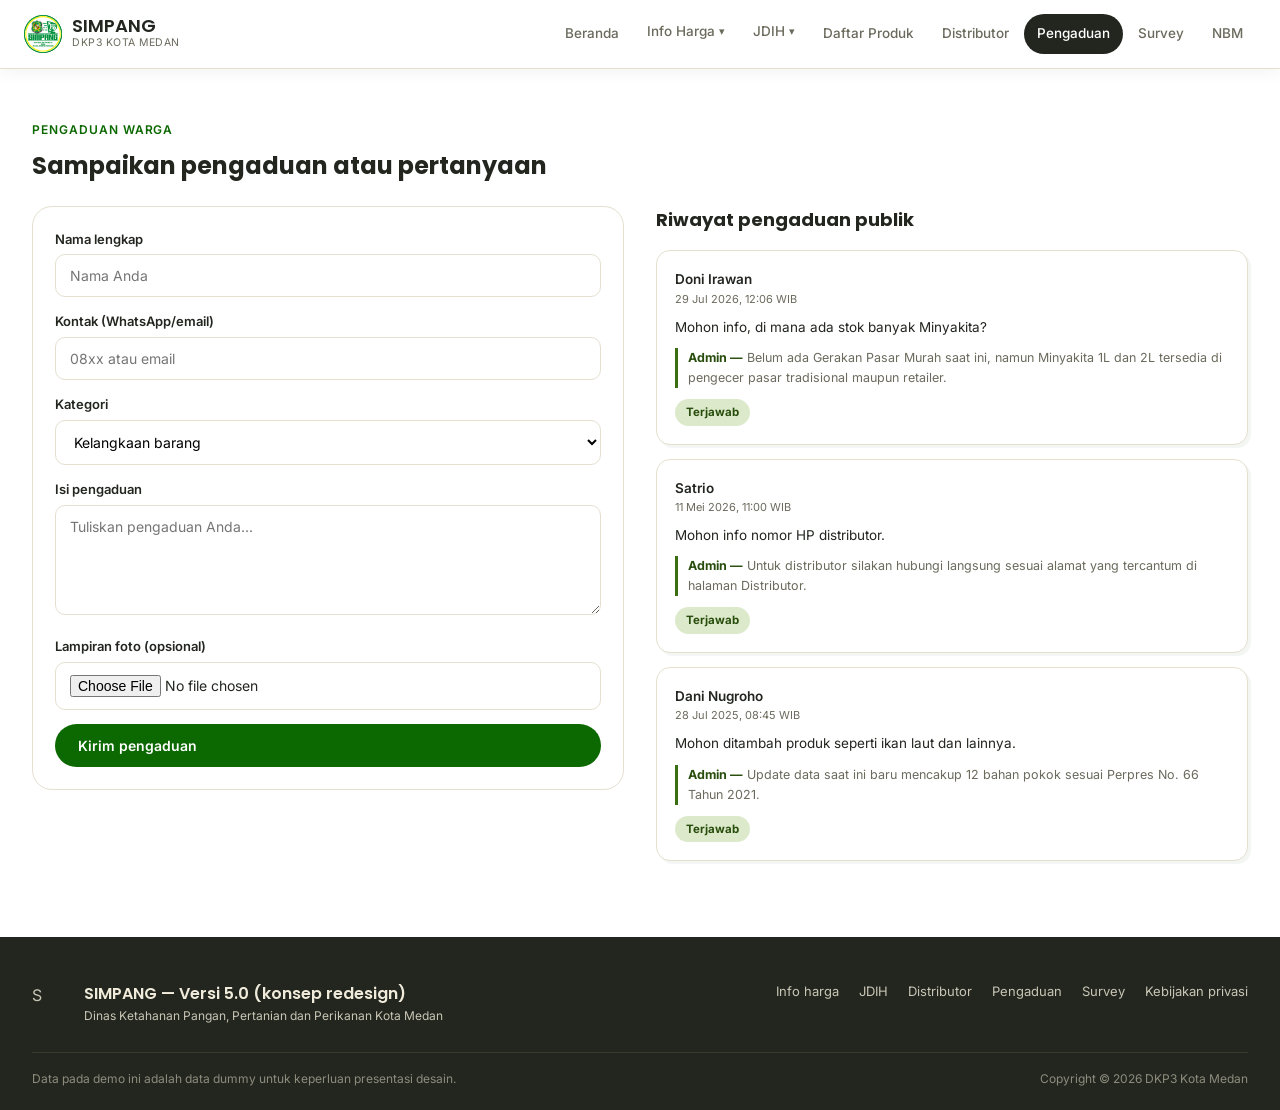
<file: pengaduan.html>
<!DOCTYPE html>
<html lang="id">
<head>
<meta charset="UTF-8">
<meta name="viewport" content="width=device-width, initial-scale=1.0">
<title>Pengaduan &mdash; SIMPANG (Redesign Konsep)</title>
<link rel="preconnect" href="https://fonts.googleapis.com">
<link rel="preconnect" href="https://fonts.gstatic.com" crossorigin>
<link href="https://fonts.googleapis.com/css2?family=Poppins:wght@500;600;700&family=Inter:wght@400;500;600&display=swap" rel="stylesheet">
<link rel="stylesheet" href="css/style.css">

</head>
<body>

<header class="site"><div class="container">
  <a class="brand" href="index.html">
    <div class="mark">
      <img src="images/logo_simpang.png" alt="Logo" />
    </div>
    <div><div class="name">SIMPANG</div><div class="sub">DKP3 Kota Medan</div></div>
  </a>
  <nav class="main-nav">
    <a href="index.html" class="">Beranda</a>
    <div class="dropdown">
      <button class="dropdown-trigger">Info Harga <span class="arrow">&#9662;</span></button>
      <div class="dropdown-menu">
        <a href="harga.html">Info Harga Pangan</a>
        <a href="peta.html">Peta Harga Pangan</a>
      </div>
    </div>
    <div class="dropdown">
      <button class="dropdown-trigger">JDIH <span class="arrow">&#9662;</span></button>
      <div class="dropdown-menu">
        <a href="jdih.html">Dokumen Kajian</a>
        <a href="galeri.html">Galeri Kegiatan</a>
      </div>
    </div>
    <a href="produk.html" class="">Daftar Produk</a>
    <a href="distributor.html" class="">Distributor</a>
    <a href="pengaduan.html" class="active">Pengaduan</a>
    <a href="survey.html" class="">Survey</a>
    <a href="nbm.html" class="">NBM</a>
  </nav>
  <button class="hamburger" aria-label="Buka menu">&#9776;</button>
</div></header>
<section class="section">
  <div class="container">
    <div class="eyebrow">Pengaduan warga</div>
    <h2 style="margin:0 0 20px;">Sampaikan pengaduan atau pertanyaan</h2>
    <div class="grid-two">
      <form class="form-card card" data-dummy-submit="Terima kasih, pengaduan Anda (dummy) telah tercatat.">
        <div><label>Nama lengkap</label><input type="text" placeholder="Nama Anda"></div>
        <div><label>Kontak (WhatsApp/email)</label><input type="text" placeholder="08xx atau email"></div>
        <div><label>Kategori</label><select><option>Kelangkaan barang</option><option>Harga tidak wajar</option><option>Informasi distributor</option><option>Lainnya</option></select></div>
        <div><label>Isi pengaduan</label><textarea placeholder="Tuliskan pengaduan Anda..."></textarea></div>
        <div><label>Lampiran foto (opsional)</label><input type="file"></div>
        <button class="btn btn-primary" type="submit">Kirim pengaduan</button>
        <div class="form-note" style="display:none;background:var(--bg-alt);padding:12px 14px;border-radius:10px;font-size:13px;"></div>
      </form>
      <div>
        <h3 style="margin:0 0 16px;font-size:18px;">Riwayat pengaduan publik</h3>
        <div style="display:flex;flex-direction:column;gap:14px;">
          <div class="note"><div class="who">Doni Irawan</div><div class="when">29 Jul 2026, 12:06 WIB</div>
            <div class="q">Mohon info, di mana ada stok banyak Minyakita?</div><div class="a"><b>Admin &mdash;</b> Belum ada Gerakan Pasar Murah saat ini, namun Minyakita 1L dan 2L tersedia di pengecer pasar tradisional maupun retailer.</div>
            <div style="margin-top:10px;"><span class="badge badge-ok">Terjawab</span></div></div>
          <div class="note"><div class="who">Satrio</div><div class="when">11 Mei 2026, 11:00 WIB</div>
            <div class="q">Mohon info nomor HP distributor.</div><div class="a"><b>Admin &mdash;</b> Untuk distributor silakan hubungi langsung sesuai alamat yang tercantum di halaman Distributor.</div>
            <div style="margin-top:10px;"><span class="badge badge-ok">Terjawab</span></div></div>
          <div class="note"><div class="who">Dani Nugroho</div><div class="when">28 Jul 2025, 08:45 WIB</div>
            <div class="q">Mohon ditambah produk seperti ikan laut dan lainnya.</div><div class="a"><b>Admin &mdash;</b> Update data saat ini baru mencakup 12 bahan pokok sesuai Perpres No. 66 Tahun 2021.</div>
            <div style="margin-top:10px;"><span class="badge badge-ok">Terjawab</span></div></div>
        </div>
      </div>
    </div>
  </div>
</section>
<footer class="site"><div class="container">
  <div class="top">
    <div class="seal">
      <div class="mark" style="width:40px;height:40px;">S</div>
      <div>
        <div style="font-family:var(--font-display);font-weight:600;color:#F0EBDA;">SIMPANG &mdash; Versi 5.0 (konsep redesign)</div>
        <div style="font-size:12px;">Dinas Ketahanan Pangan, Pertanian dan Perikanan Kota Medan</div>
      </div>
    </div>
    <div class="links">
      <a href="harga.html">Info harga</a><a href="jdih.html">JDIH</a><a href="distributor.html">Distributor</a>
      <a href="pengaduan.html">Pengaduan</a><a href="survey.html">Survey</a><a href="#">Kebijakan privasi</a>
    </div>
  </div>
  <div class="bottom"><span>Data pada demo ini adalah data dummy untuk keperluan presentasi desain.</span><span>Copyright &copy; 2026 DKP3 Kota Medan</span></div>
</div></footer>

<script src="js/script.js"></script>
</body>
</html>
</file>
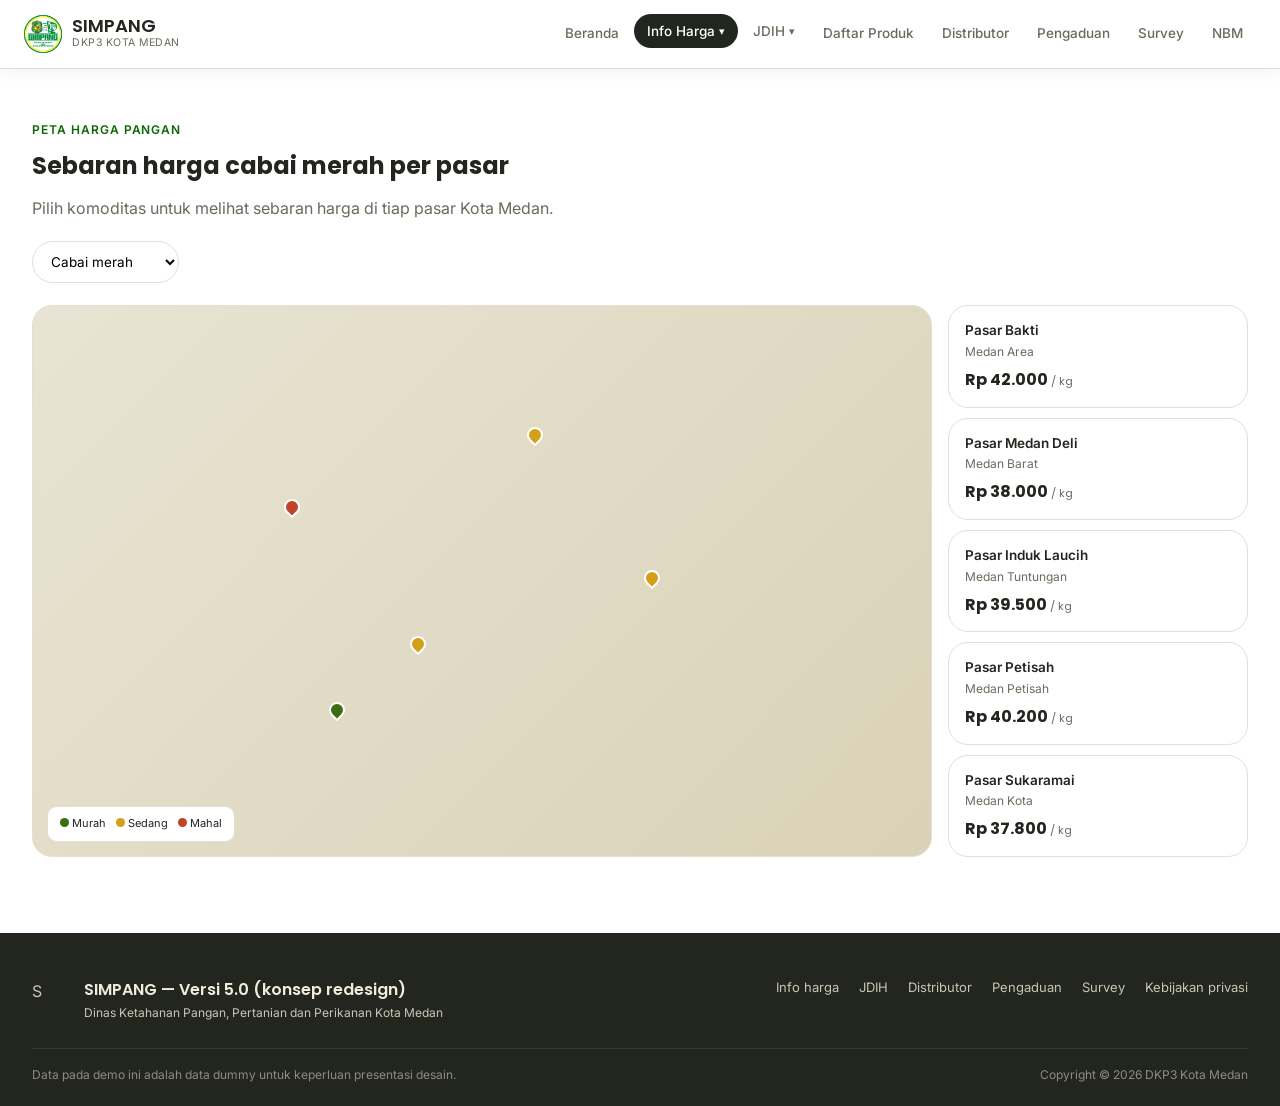
<file: peta.html>
<!DOCTYPE html>
<html lang="id">
<head>
<meta charset="UTF-8">
<meta name="viewport" content="width=device-width, initial-scale=1.0">
<title>Peta Harga &mdash; SIMPANG (Redesign Konsep)</title>
<link rel="preconnect" href="https://fonts.googleapis.com">
<link rel="preconnect" href="https://fonts.gstatic.com" crossorigin>
<link href="https://fonts.googleapis.com/css2?family=Poppins:wght@500;600;700&family=Inter:wght@400;500;600&display=swap" rel="stylesheet">
<link rel="stylesheet" href="css/style.css">

</head>
<body>

<header class="site"><div class="container">
  <a class="brand" href="index.html">
    <div class="mark">
      <img src="images/logo_simpang.png" alt="Logo" />
    </div>
    <div><div class="name">SIMPANG</div><div class="sub">DKP3 Kota Medan</div></div>
  </a>
  <nav class="main-nav">
    <a href="index.html" class="">Beranda</a>
    <div class="dropdown active">
      <button class="dropdown-trigger active-sub">Info Harga <span class="arrow">&#9662;</span></button>
      <div class="dropdown-menu">
        <a href="harga.html" class="">Info Harga Pangan</a>
        <a href="peta.html" class="active">Peta Harga Pangan</a>
      </div>
    </div>
    <div class="dropdown">
      <button class="dropdown-trigger">JDIH <span class="arrow">&#9662;</span></button>
      <div class="dropdown-menu">
        <a href="jdih.html" class="">Dokumen Kajian</a>
        <a href="galeri.html" class="">Galeri Kegiatan</a>
      </div>
    </div>
    <a href="produk.html" class="">Daftar Produk</a>
    <a href="distributor.html" class="">Distributor</a>
    <a href="pengaduan.html" class="">Pengaduan</a>
    <a href="survey.html" class="">Survey</a>
    <a href="nbm.html" class="">NBM</a>
  </nav>
  <button class="hamburger" aria-label="Buka menu">&#9776;</button>
</div></header>
<section class="section">
  <div class="container">
    <div class="eyebrow">Peta harga pangan</div>
    <h2 style="margin:0 0 10px;">Sebaran harga cabai merah per pasar</h2>
    <p style="color:var(--text-soft);margin:0 0 20px;">Pilih komoditas untuk melihat sebaran harga di tiap pasar Kota Medan.</p>
    <div class="toolbar"><select><option>Cabai merah</option><option>Beras</option><option>Bawang merah</option><option>Minyak goreng</option></select></div>
    <div class="map-shell">
      <div class="map-canvas"><div class="map-pin-dot" data-pin="bakti" style="left:28%;top:35%;background:#C1432B;" title="Pasar Bakti"></div><div class="map-pin-dot" data-pin="deli" style="left:55%;top:22%;background:#D4A017;" title="Pasar Medan Deli"></div><div class="map-pin-dot" data-pin="laucih" style="left:42%;top:60%;background:#D4A017;" title="Pasar Induk Laucih"></div><div class="map-pin-dot" data-pin="petisah" style="left:68%;top:48%;background:#D4A017;" title="Pasar Petisah"></div><div class="map-pin-dot" data-pin="sukaramai" style="left:33%;top:72%;background:#3B6D11;" title="Pasar Sukaramai"></div>
        <div style="position:absolute;bottom:14px;left:14px;background:#fff;border:1px solid var(--border);border-radius:10px;padding:8px 12px;font-size:11px;display:flex;gap:10px;">
          <span><span style="display:inline-block;width:9px;height:9px;border-radius:50%;background:#3B6D11;"></span> Murah</span>
          <span><span style="display:inline-block;width:9px;height:9px;border-radius:50%;background:#D4A017;"></span> Sedang</span>
          <span><span style="display:inline-block;width:9px;height:9px;border-radius:50%;background:#C1432B;"></span> Mahal</span>
        </div>
      </div>
      <div class="map-panel"><div class="card" data-pin-for="bakti" style="padding:14px 16px;">
      <div style="font-weight:600;font-size:13.5px;">Pasar Bakti</div>
      <div style="font-size:12px;color:var(--text-soft);margin-bottom:6px;">Medan Area</div>
      <div style="font-family:var(--font-display);font-weight:700;">Rp 42.000 <span style="font-size:11px;color:var(--text-soft);font-weight:400;">/ kg</span></div>
    </div><div class="card" data-pin-for="deli" style="padding:14px 16px;">
      <div style="font-weight:600;font-size:13.5px;">Pasar Medan Deli</div>
      <div style="font-size:12px;color:var(--text-soft);margin-bottom:6px;">Medan Barat</div>
      <div style="font-family:var(--font-display);font-weight:700;">Rp 38.000 <span style="font-size:11px;color:var(--text-soft);font-weight:400;">/ kg</span></div>
    </div><div class="card" data-pin-for="laucih" style="padding:14px 16px;">
      <div style="font-weight:600;font-size:13.5px;">Pasar Induk Laucih</div>
      <div style="font-size:12px;color:var(--text-soft);margin-bottom:6px;">Medan Tuntungan</div>
      <div style="font-family:var(--font-display);font-weight:700;">Rp 39.500 <span style="font-size:11px;color:var(--text-soft);font-weight:400;">/ kg</span></div>
    </div><div class="card" data-pin-for="petisah" style="padding:14px 16px;">
      <div style="font-weight:600;font-size:13.5px;">Pasar Petisah</div>
      <div style="font-size:12px;color:var(--text-soft);margin-bottom:6px;">Medan Petisah</div>
      <div style="font-family:var(--font-display);font-weight:700;">Rp 40.200 <span style="font-size:11px;color:var(--text-soft);font-weight:400;">/ kg</span></div>
    </div><div class="card" data-pin-for="sukaramai" style="padding:14px 16px;">
      <div style="font-weight:600;font-size:13.5px;">Pasar Sukaramai</div>
      <div style="font-size:12px;color:var(--text-soft);margin-bottom:6px;">Medan Kota</div>
      <div style="font-family:var(--font-display);font-weight:700;">Rp 37.800 <span style="font-size:11px;color:var(--text-soft);font-weight:400;">/ kg</span></div>
    </div></div>
    </div>
  </div>
</section>
<footer class="site"><div class="container">
  <div class="top">
    <div class="seal">
      <div class="mark" style="width:40px;height:40px;">S</div>
      <div>
        <div style="font-family:var(--font-display);font-weight:600;color:#F0EBDA;">SIMPANG &mdash; Versi 5.0 (konsep redesign)</div>
        <div style="font-size:12px;">Dinas Ketahanan Pangan, Pertanian dan Perikanan Kota Medan</div>
      </div>
    </div>
    <div class="links">
      <a href="harga.html">Info harga</a><a href="jdih.html">JDIH</a><a href="distributor.html">Distributor</a>
      <a href="pengaduan.html">Pengaduan</a><a href="survey.html">Survey</a><a href="#">Kebijakan privasi</a>
    </div>
  </div>
  <div class="bottom"><span>Data pada demo ini adalah data dummy untuk keperluan presentasi desain.</span><span>Copyright &copy; 2026 DKP3 Kota Medan</span></div>
</div></footer>

<script src="js/script.js"></script>
</body>
</html>
</file>
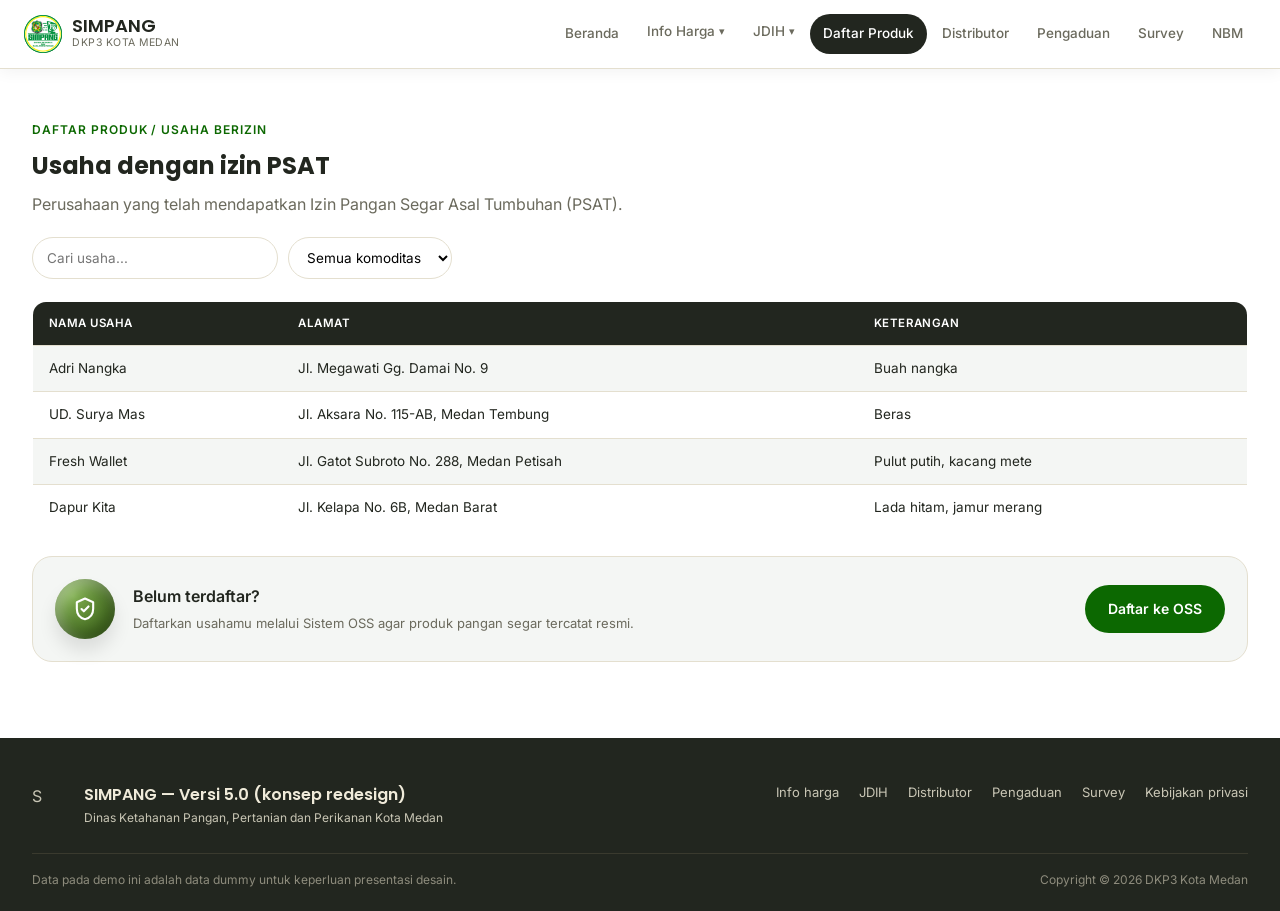
<file: produk.html>
<!DOCTYPE html>
<html lang="id">
<head>
<meta charset="UTF-8">
<meta name="viewport" content="width=device-width, initial-scale=1.0">
<title>Daftar Produk &mdash; SIMPANG (Redesign Konsep)</title>
<link rel="preconnect" href="https://fonts.googleapis.com">
<link rel="preconnect" href="https://fonts.gstatic.com" crossorigin>
<link href="https://fonts.googleapis.com/css2?family=Poppins:wght@500;600;700&family=Inter:wght@400;500;600&display=swap" rel="stylesheet">
<link rel="stylesheet" href="css/style.css">

</head>
<body>

<header class="site"><div class="container">
  <a class="brand" href="index.html">
    <div class="mark">
      <img src="images/logo_simpang.png" alt="Logo" />
    </div>
    <div><div class="name">SIMPANG</div><div class="sub">DKP3 Kota Medan</div></div>
  </a>
  <nav class="main-nav">
    <a href="index.html" class="">Beranda</a>
    <div class="dropdown">
      <button class="dropdown-trigger">Info Harga <span class="arrow">&#9662;</span></button>
      <div class="dropdown-menu">
        <a href="harga.html">Info Harga Pangan</a>
        <a href="peta.html">Peta Harga Pangan</a>
      </div>
    </div>
    <div class="dropdown">
      <button class="dropdown-trigger">JDIH <span class="arrow">&#9662;</span></button>
      <div class="dropdown-menu">
        <a href="jdih.html">Dokumen Kajian</a>
        <a href="galeri.html">Galeri Kegiatan</a>
      </div>
    </div>
    <a href="produk.html" class="active">Daftar Produk</a>
    <a href="distributor.html" class="">Distributor</a>
    <a href="pengaduan.html" class="">Pengaduan</a>
    <a href="survey.html" class="">Survey</a>
    <a href="nbm.html" class="">NBM</a>
  </nav>
  <button class="hamburger" aria-label="Buka menu">&#9776;</button>
</div></header>
<section class="section">
  <div class="container">
    <div class="eyebrow">Daftar produk / usaha berizin</div>
    <h2 style="margin:0 0 6px;">Usaha dengan izin PSAT</h2>
    <p style="color:var(--text-soft);margin:0 0 20px;">Perusahaan yang telah mendapatkan Izin Pangan Segar Asal Tumbuhan (PSAT).</p>
    <div class="toolbar"><input type="text" placeholder="Cari usaha..."><select><option>Semua komoditas</option></select></div>
    <table class="data"><tr><th>Nama usaha</th><th>Alamat</th><th>Keterangan</th></tr><tr><td>Adri Nangka</td><td>Jl. Megawati Gg. Damai No. 9</td><td>Buah nangka</td></tr><tr><td>UD. Surya Mas</td><td>Jl. Aksara No. 115-AB, Medan Tembung</td><td>Beras</td></tr><tr><td>Fresh Wallet</td><td>Jl. Gatot Subroto No. 288, Medan Petisah</td><td>Pulut putih, kacang mete</td></tr><tr><td>Dapur Kita</td><td>Jl. Kelapa No. 6B, Medan Barat</td><td>Lada hitam, jamur merang</td></tr></table>
    <div class="stack-cards"><div class="card"><div class="row"><span class="k">Usaha</span><span>Adri Nangka</span></div>
  <div class="row"><span class="k">Alamat</span><span>Jl. Megawati Gg. Damai No. 9</span></div>
  <div class="row"><span class="k">Komoditas</span><span>Buah nangka</span></div></div><div class="card"><div class="row"><span class="k">Usaha</span><span>UD. Surya Mas</span></div>
  <div class="row"><span class="k">Alamat</span><span>Jl. Aksara No. 115-AB, Medan Tembung</span></div>
  <div class="row"><span class="k">Komoditas</span><span>Beras</span></div></div><div class="card"><div class="row"><span class="k">Usaha</span><span>Fresh Wallet</span></div>
  <div class="row"><span class="k">Alamat</span><span>Jl. Gatot Subroto No. 288, Medan Petisah</span></div>
  <div class="row"><span class="k">Komoditas</span><span>Pulut putih, kacang mete</span></div></div><div class="card"><div class="row"><span class="k">Usaha</span><span>Dapur Kita</span></div>
  <div class="row"><span class="k">Alamat</span><span>Jl. Kelapa No. 6B, Medan Barat</span></div>
  <div class="row"><span class="k">Komoditas</span><span>Lada hitam, jamur merang</span></div></div></div>
    <div class="card" style="margin-top:24px;display:flex;gap:18px;align-items:center;flex-wrap:wrap;background:var(--bg-alt);">
      <div class="icon3d green"><svg viewBox="0 0 24 24"><path d="M12 3l7 3.2v5.6c0 5-3 8-7 9-4-1-7-4-7-9V6.2z"/><path d="M9 12l2 2 4-4.2"/></svg></div>
      <div style="flex:1;min-width:220px;">
        <div style="font-weight:600;margin-bottom:4px;">Belum terdaftar?</div>
        <div style="font-size:13px;color:var(--text-soft);">Daftarkan usahamu melalui Sistem OSS agar produk pangan segar tercatat resmi.</div>
      </div>
      <a class="btn btn-primary" href="https://oss.go.id">Daftar ke OSS</a>
    </div>
  </div>
</section>
<footer class="site"><div class="container">
  <div class="top">
    <div class="seal">
      <div class="mark" style="width:40px;height:40px;">S</div>
      <div>
        <div style="font-family:var(--font-display);font-weight:600;color:#F0EBDA;">SIMPANG &mdash; Versi 5.0 (konsep redesign)</div>
        <div style="font-size:12px;">Dinas Ketahanan Pangan, Pertanian dan Perikanan Kota Medan</div>
      </div>
    </div>
    <div class="links">
      <a href="harga.html">Info harga</a><a href="jdih.html">JDIH</a><a href="distributor.html">Distributor</a>
      <a href="pengaduan.html">Pengaduan</a><a href="survey.html">Survey</a><a href="#">Kebijakan privasi</a>
    </div>
  </div>
  <div class="bottom"><span>Data pada demo ini adalah data dummy untuk keperluan presentasi desain.</span><span>Copyright &copy; 2026 DKP3 Kota Medan</span></div>
</div></footer>

<script src="js/script.js"></script>
</body>
</html>
</file>
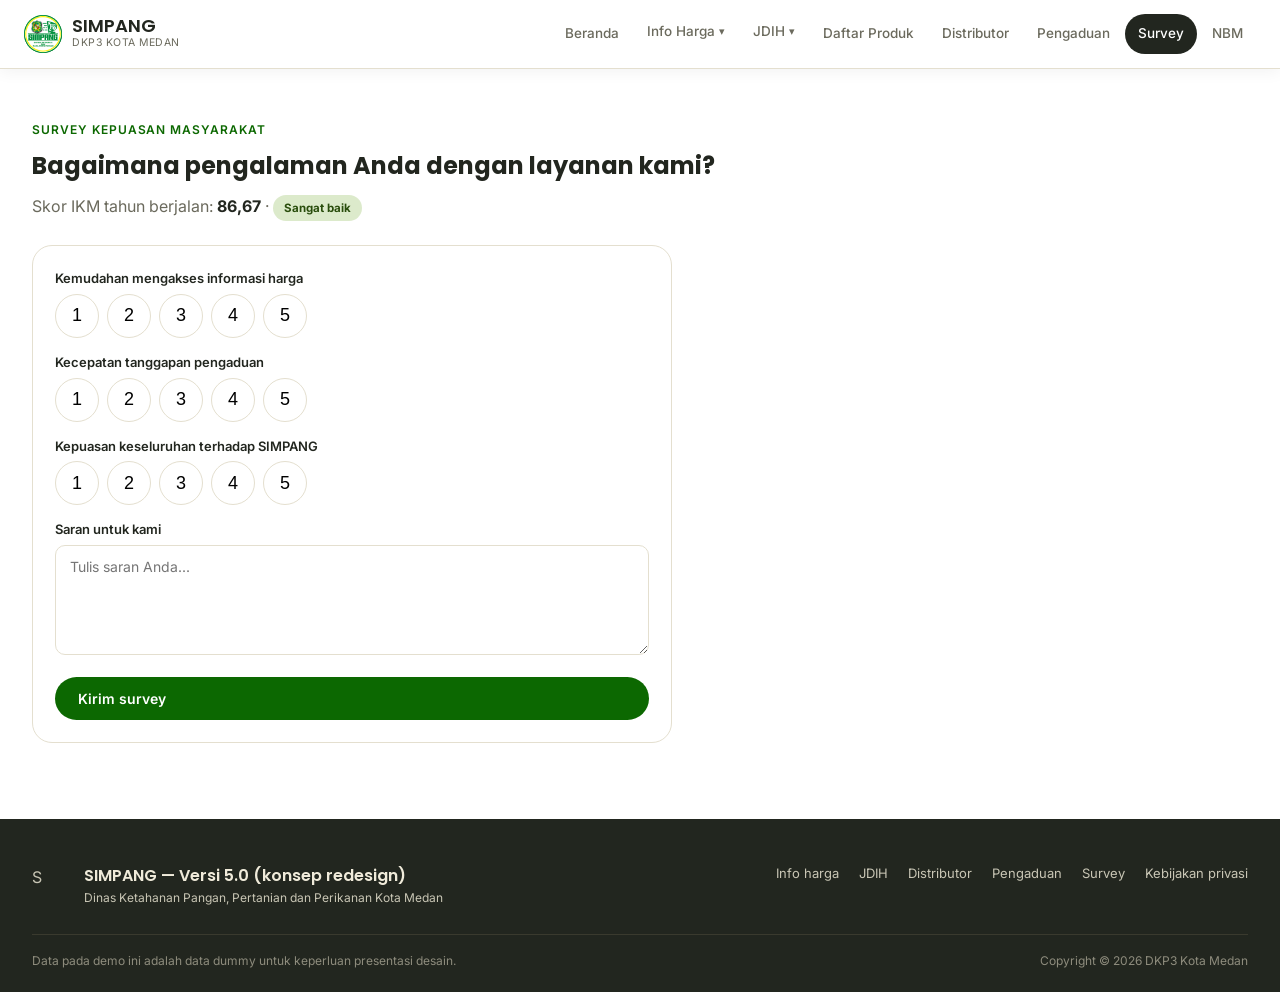
<file: survey.html>
<!DOCTYPE html>
<html lang="id">
<head>
<meta charset="UTF-8">
<meta name="viewport" content="width=device-width, initial-scale=1.0">
<title>Survey &mdash; SIMPANG (Redesign Konsep)</title>
<link rel="preconnect" href="https://fonts.googleapis.com">
<link rel="preconnect" href="https://fonts.gstatic.com" crossorigin>
<link href="https://fonts.googleapis.com/css2?family=Poppins:wght@500;600;700&family=Inter:wght@400;500;600&display=swap" rel="stylesheet">
<link rel="stylesheet" href="css/style.css">

</head>
<body>

<header class="site"><div class="container">
  <a class="brand" href="index.html">
    <div class="mark">
      <img src="images/logo_simpang.png" alt="Logo" />
    </div>
    <div><div class="name">SIMPANG</div><div class="sub">DKP3 Kota Medan</div></div>
  </a>
  <nav class="main-nav">
    <a href="index.html" class="">Beranda</a>
    <div class="dropdown">
      <button class="dropdown-trigger">Info Harga <span class="arrow">&#9662;</span></button>
      <div class="dropdown-menu">
        <a href="harga.html">Info Harga Pangan</a>
        <a href="peta.html">Peta Harga Pangan</a>
      </div>
    </div>
    <div class="dropdown">
      <button class="dropdown-trigger">JDIH <span class="arrow">&#9662;</span></button>
      <div class="dropdown-menu">
        <a href="jdih.html">Dokumen Kajian</a>
        <a href="galeri.html">Galeri Kegiatan</a>
      </div>
    </div>
    <a href="produk.html" class="">Daftar Produk</a>
    <a href="distributor.html" class="">Distributor</a>
    <a href="pengaduan.html" class="">Pengaduan</a>
    <a href="survey.html" class="active">Survey</a>
    <a href="nbm.html" class="">NBM</a>
  </nav>
  <button class="hamburger" aria-label="Buka menu">&#9776;</button>
</div></header>
<section class="section">
  <div class="container">
    <div class="eyebrow">Survey kepuasan masyarakat</div>
    <h2 style="margin:0 0 8px;">Bagaimana pengalaman Anda dengan layanan kami?</h2>
    <p style="color:var(--text-soft);margin:0 0 24px;">Skor IKM tahun berjalan: <b style="color:var(--text);">86,67</b> &middot; <span class="badge badge-ok">Sangat baik</span></p>
    <form class="form-card card" style="max-width:640px;" data-dummy-submit="Terima kasih, jawaban survey (dummy) Anda tersimpan.">
      <div><label>Kemudahan mengakses informasi harga</label><div class="rating-row"><button type="button">1</button><button type="button">2</button><button type="button">3</button><button type="button">4</button><button type="button">5</button></div></div>
      <div><label>Kecepatan tanggapan pengaduan</label><div class="rating-row"><button type="button">1</button><button type="button">2</button><button type="button">3</button><button type="button">4</button><button type="button">5</button></div></div>
      <div><label>Kepuasan keseluruhan terhadap SIMPANG</label><div class="rating-row"><button type="button">1</button><button type="button">2</button><button type="button">3</button><button type="button">4</button><button type="button">5</button></div></div>
      <div><label>Saran untuk kami</label><textarea placeholder="Tulis saran Anda..."></textarea></div>
      <button class="btn btn-primary" type="submit">Kirim survey</button>
      <div class="form-note" style="display:none;background:var(--bg-alt);padding:12px 14px;border-radius:10px;font-size:13px;"></div>
    </form>
  </div>
</section>
<footer class="site"><div class="container">
  <div class="top">
    <div class="seal">
      <div class="mark" style="width:40px;height:40px;">S</div>
      <div>
        <div style="font-family:var(--font-display);font-weight:600;color:#F0EBDA;">SIMPANG &mdash; Versi 5.0 (konsep redesign)</div>
        <div style="font-size:12px;">Dinas Ketahanan Pangan, Pertanian dan Perikanan Kota Medan</div>
      </div>
    </div>
    <div class="links">
      <a href="harga.html">Info harga</a><a href="jdih.html">JDIH</a><a href="distributor.html">Distributor</a>
      <a href="pengaduan.html">Pengaduan</a><a href="survey.html">Survey</a><a href="#">Kebijakan privasi</a>
    </div>
  </div>
  <div class="bottom"><span>Data pada demo ini adalah data dummy untuk keperluan presentasi desain.</span><span>Copyright &copy; 2026 DKP3 Kota Medan</span></div>
</div></footer>

<script src="js/script.js"></script>
</body>
</html>
</file>
<file: css/style.css>
/* ===== Tokens ===== */
:root{
  --primary:#0C6801; --primary-dark:#095201;
  --red:#C1432B; --red-dark:#8F2E1F;
  --secondary:#3B6D11; --secondary-dark:#294D0C;
  --tertiary:#D4A017; --tertiary-dark:#9C7512;
  --bg:#FFFFFF; --bg-alt:#F4F6F4;
  --text:#22261F; --text-soft:#6B6A5D;
  --border:#E4DFCF; --white:#FFFFFF;
  --radius-lg:20px; --radius-md:14px; --radius-sm:10px;
  --font-display:'Poppins',sans-serif;
  --font-body:'Inter',sans-serif;
}
*{box-sizing:border-box;}
html{overflow-x:hidden;}
body{margin:0;background:var(--bg);color:var(--text);font-family:var(--font-body);line-height:1.6;overflow-x:hidden;}
h1,h2,h3,.num{font-family:var(--font-display);}
a{color:inherit;text-decoration:none;}
img{max-width:100%;display:block;}
.container{max-width:1440px;margin:0 auto;padding:0 32px;}
.section{padding:56px 0;}
/* Push first section down on pages without hero (fixed header overlap) */
header.site + .section{padding-top:120px;}
.section.alt{background:var(--bg-alt);}
.section-head{display:flex;justify-content:space-between;align-items:flex-end;gap:12px;flex-wrap:wrap;margin-bottom:28px;}
.section-head h2{font-size:26px;font-weight:600;margin:0 0 6px;}
.section-head p{margin:0;color:var(--text-soft);font-size:14.5px;}
.eyebrow{font-size:12px;font-weight:600;letter-spacing:.08em;text-transform:uppercase;color:var(--primary);margin-bottom:8px;}
.btn{display:inline-flex;align-items:center;gap:8px;padding:12px 22px;border-radius:999px;font-weight:600;font-size:14px;border:1.5px solid transparent;cursor:pointer;font-family:var(--font-body);}
.btn-primary{background:var(--primary);color:#fff;}
.btn-primary:hover{background:var(--primary-dark);}
.btn-outline{border-color:var(--border);background:var(--white);color:var(--text);}
.btn-outline:hover{border-color:var(--primary);color:var(--primary);}
.badge{display:inline-block;font-size:11.5px;font-weight:700;padding:4px 11px;border-radius:999px;}
.badge-up{background:#F6DAD2;color:var(--red-dark);}
.badge-down{background:#DCEACB;color:var(--secondary-dark);}
.badge-flat{background:#E7E3D3;color:var(--text-soft);}
.badge-ok{background:#DCEACB;color:var(--secondary-dark);}
.badge-wait{background:#FBEBC5;color:var(--tertiary-dark);}

/* ===== Topbar & Header ===== */
.topbar{background:var(--text);color:#D9D6C6;font-size:12.5px;padding:8px 24px;}
.topbar .container{display:flex;justify-content:space-between;align-items:center;flex-wrap:wrap;gap:6px;}
.topbar a:hover{color:#fff;}
.topbar .left{display:flex;gap:16px;}


header.site{
  position:fixed;top:0;left:0;right:0;z-index:50;
  background:transparent;
  border-bottom:1px solid transparent;
  transition:background .35s ease, border-color .35s ease, box-shadow .35s ease;
}
header.site.scrolled{
  background:rgba(255,255,255,.95);
  backdrop-filter:blur(8px);
  -webkit-backdrop-filter:blur(8px);
  border-bottom-color:var(--border);
  box-shadow:0 2px 16px rgba(0,0,0,.06);
}
header.site .container{display:flex;align-items:center;justify-content:space-between;padding:14px 24px;}
.brand{display:flex;align-items:center;gap:10px;}
.brand .mark{width:38px;height:38px;border-radius:50%;background:radial-gradient(circle at 30% 30%,#53b83b,var(--primary-dark));display:flex;align-items:center;justify-content:center;color:#fff;font-family:var(--font-display);font-weight:700;box-shadow:inset -3px -3px 6px rgba(0,0,0,.2),inset 3px 3px 6px rgba(255,255,255,.3);}
.brand .name{font-family:var(--font-display);font-weight:600;font-size:18px;line-height:1.1;color:#fff;transition:color .35s ease;}
.brand .sub{font-size:10.5px;color:rgba(255,255,255,0.6);text-transform:uppercase;letter-spacing:.05em;transition:color .35s ease;}
header.site.scrolled .brand .name{color:var(--text);}
header.site.scrolled .brand .sub{color:var(--text-soft);}
nav.main-nav{display:flex;gap:2px;}
nav.main-nav a{font-size:13.5px;font-weight:500;padding:9px 13px;border-radius:999px;color:rgba(255,255,255,0.7);transition:color .35s ease, background .2s ease;}
nav.main-nav a:hover{background:rgba(255,255,255,0.12);color:#fff;}
nav.main-nav a.active{background:rgba(255,255,255,0.18);color:#fff;}
header.site.scrolled nav.main-nav a{color:var(--text-soft);}
header.site.scrolled nav.main-nav a:hover{background:var(--bg-alt);color:var(--text);}
header.site.scrolled nav.main-nav a.active{background:var(--text);color:#fff;}
.hamburger{display:none;background:none;border:none;font-size:22px;cursor:pointer;color:#fff;transition:color .35s ease;}
header.site.scrolled .hamburger{color:var(--text);}
.hamburger.menu-open{color:var(--text) !important;}

/* Dropdowns */
/* Dropdowns */
@media (min-width: 981px) {
  .dropdown {
    position: relative;
    display: inline-block;
  }
  .dropdown-trigger {
    font-family: var(--font-body);
    font-size: 13.5px;
    font-weight: 500;
    padding: 9px 13px;
    border-radius: 999px;
    color: rgba(255,255,255,0.7);
    background: transparent;
    border: none;
    cursor: pointer;
    display: flex;
    align-items: center;
    gap: 4px;
    transition: all 0.35s ease;
  }
  .dropdown-trigger:hover {
    background: rgba(255,255,255,0.12);
    color: #fff;
  }
  header.site.scrolled .dropdown-trigger {
    color: var(--text-soft);
  }
  header.site.scrolled .dropdown-trigger:hover {
    background: var(--bg-alt);
    color: var(--text);
  }
  .dropdown.active .dropdown-trigger {
    background: var(--text);
    color: var(--white);
  }
  header.site.scrolled .dropdown.active .dropdown-trigger {
    background: var(--text);
    color: var(--white);
  }
  .dropdown-menu {
    position: absolute;
    top: 100%;
    left: 50%;
    transform: translateX(-50%) translateY(4px);
    background: var(--white);
    border: 1px solid var(--border);
    border-radius: var(--radius-md);
    box-shadow: 0 8px 24px rgba(0,0,0,.08);
    min-width: 170px;
    z-index: 100;
    padding: 6px 0;
    display: none;
    flex-direction: column;
  }
  .dropdown-menu::before {
    content: '';
    position: absolute;
    top: -12px;
    left: 0;
    right: 0;
    height: 12px;
    background: transparent;
  }
  .dropdown:hover .dropdown-menu,
  .dropdown.open .dropdown-menu {
    display: flex;
  }
  nav.main-nav .dropdown-menu a {
    display: block;
    font-size: 13px;
    font-weight: 500;
    padding: 8px 16px;
    border-radius: 6px;
    color: var(--text-soft);
    text-align: left;
    margin: 2px 6px;
    transition: background 0.15s ease, color 0.15s ease;
  }
  nav.main-nav .dropdown-menu a:hover {
    background: var(--bg-alt);
    color: var(--text);
  }
  nav.main-nav .dropdown-menu a.active {
    background: var(--bg-alt) !important;
    color: var(--primary) !important;
    font-weight: 600;
  }
  .dropdown-trigger .arrow {
    transition: transform 0.2s ease;
    font-size: 11px;
  }
  .dropdown.open .dropdown-trigger .arrow {
    transform: rotate(180deg);
  }
}

@media(max-width:980px){
  nav.main-nav{
    position:fixed;
    top:0;
    right:-100%;
    height:100vh;
    width:78%;
    max-width:320px;
    background:var(--white);
    flex-direction:column;
    padding:90px 20px 20px;
    gap:4px;
    transition:right .25s ease;
    box-shadow:-8px 0 24px rgba(0,0,0,.08);
    overflow-y:auto;
    z-index: 1000;
  }
  nav.main-nav.open{right:0;}
  nav.main-nav a{width:100%;padding:13px 16px;display:block;color:var(--text-soft) !important;}
  nav.main-nav a:hover{background:var(--bg-alt) !important;color:var(--text) !important;}
  nav.main-nav a.active{background:var(--text) !important;color:#fff !important;}
  .hamburger{
    display:block;
    position:relative;
    z-index:1100;
  }
  
  .dropdown {
    width: 100%;
    position: relative;
    display: block;
  }
  .dropdown-trigger {
    width: 100%;
    padding: 13px 16px;
    border-radius: 999px;
    justify-content: space-between;
    font-family: var(--font-body);
    font-size: 13.5px;
    font-weight: 500;
    color: var(--text-soft);
    background: transparent;
    border: none;
    cursor: pointer;
    display: flex;
    align-items: center;
    transition: all 0.2s ease;
  }
  .dropdown-trigger:hover {
    background: var(--bg-alt);
    color: var(--text);
  }
  .dropdown.active .dropdown-trigger {
    background: var(--text);
    color: var(--white);
  }
  .dropdown-menu {
    position: static;
    background: transparent;
    border: none;
    box-shadow: none;
    padding: 0;
    margin: 4px 0 4px 16px;
    border-left: 2px solid var(--border);
    display: none;
    flex-direction: column;
    width: auto;
  }
  .dropdown.open .dropdown-menu,
  .dropdown.active .dropdown-menu {
    display: flex;
  }
  nav.main-nav .dropdown-menu a {
    margin: 2px 0 2px 8px;
    padding: 10px 14px;
    font-size: 13px;
    border-radius: var(--radius-sm);
    display: block;
    color: var(--text-soft);
    text-align: left;
    font-weight: 500;
  }
  nav.main-nav .dropdown-menu a:hover {
    background: var(--bg-alt);
    color: var(--text);
  }
  nav.main-nav .dropdown-menu a.active {
    background: var(--bg-alt) !important;
    color: var(--primary) !important;
    font-weight: 600;
  }
  .dropdown-trigger .arrow {
    transition: transform 0.2s ease;
    font-size: 11px;
  }
  .dropdown.open .dropdown-trigger .arrow {
    transform: rotate(180deg);
  }
}

/* ===== 3D floating icons ===== */
.icon3d{width:60px;height:60px;border-radius:50%;display:flex;align-items:center;justify-content:center;flex-shrink:0;animation:float 4.5s ease-in-out infinite;box-shadow:inset -6px -6px 14px rgba(0,0,0,.18),inset 6px 6px 14px rgba(255,255,255,.35),0 12px 18px rgba(0,0,0,.10);}
.icon3d svg{width:28px;height:28px;stroke:#fff;stroke-width:1.8;fill:none;stroke-linecap:round;stroke-linejoin:round;}
.icon3d.sm{width:44px;height:44px;}
.icon3d.sm svg{width:20px;height:20px;}
.icon3d.lg{width:96px;height:96px;}
.icon3d.lg svg{width:44px;height:44px;}
.icon3d.red{background:radial-gradient(circle at 30% 28%,#E37A63,var(--red-dark));}
.icon3d.green{background:radial-gradient(circle at 30% 28%,#7FAE4E,var(--secondary-dark));}
.icon3d.yellow{background:radial-gradient(circle at 30% 28%,#F0C55A,var(--tertiary-dark));}
.icon3d.d1{animation-delay:.3s;} .icon3d.d2{animation-delay:.9s;} .icon3d.d3{animation-delay:1.5s;}
@keyframes float{0%,100%{transform:translateY(0) rotate(0deg);}50%{transform:translateY(-10px) rotate(2deg);}}
@media(prefers-reduced-motion:reduce){.icon3d{animation:none;}}

/* ===== Hero ===== */
.hero{
  min-height:100vh;
  display:flex;
  align-items:center;
  padding-top:80px;
  position:relative;
  overflow:hidden;
  background: url('../images/hero-bg.png') no-repeat center center;
  background-size: cover;
}
/* Multi-layer gradient overlay */
.hero::before{
  content:'';
  position:absolute;
  inset:0;
  background:
    /* Layer 1 – strong dark-green from the left for text readability */
    linear-gradient(to right,
      rgba(8, 42, 4, 0.92) 0%,
      rgba(12, 62, 8, 0.82) 30%,
      rgba(12, 62, 8, 0.55) 55%,
      rgba(12, 62, 8, 0.18) 75%,
      transparent 100%),
    /* Layer 2 – subtle bottom-up dark for depth */
    linear-gradient(to top,
      rgba(5, 20, 2, 0.60) 0%,
      rgba(5, 20, 2, 0.15) 40%,
      transparent 70%),
    /* Layer 3 – very subtle top vignette */
    linear-gradient(to bottom,
      rgba(0, 0, 0, 0.25) 0%,
      transparent 30%);
  z-index:1;
  pointer-events:none;
}
.hero > .container{
  position:relative;
  z-index:2;
}
.hero .grid{display:grid;grid-template-columns:1.2fr .8fr;gap:40px;align-items:center;}
.hero h1{font-size:44px;font-weight:700;line-height:1.12;margin:0 0 18px;color:#fff;text-shadow:0 2px 16px rgba(0,0,0,0.18);}
.hero h1 span{color:#7FD858; /* bright green accent */}
.hero .eyebrow{
  color:rgba(255,255,255,0.90);
  background:rgba(127, 216, 88, 0.15);
  display:inline-block;
  padding:6px 14px;
  border-radius:999px;
  border:1px solid rgba(127, 216, 88, 0.25);
  margin-bottom:14px;
  backdrop-filter:blur(4px);
}
.hero p.lede{font-size:16px;color:rgba(255,255,255,0.72);max-width:52ch;margin:0 0 30px;line-height:1.7;}
.hero .actions{display:flex;gap:12px;flex-wrap:wrap;}
.hero .actions .btn-primary{
  background:linear-gradient(135deg,#3EAF1B,#0C6801);
  border:none;
  box-shadow:0 4px 18px rgba(62,175,27,0.35);
  transition:transform .2s ease, box-shadow .2s ease;
}
.hero .actions .btn-primary:hover{
  transform:translateY(-2px);
  box-shadow:0 8px 28px rgba(62,175,27,0.45);
  background:linear-gradient(135deg,#4BC926,#0A5601);
}
.hero .actions .btn-outline{
  border-color:rgba(255,255,255,0.3);
  color:#fff;
  background:rgba(255,255,255,0.06);
  backdrop-filter:blur(6px);
  transition:all .2s ease;
}
.hero .actions .btn-outline:hover{
  border-color:rgba(255,255,255,0.6);
  background:rgba(255,255,255,0.12);
}
.hero .float-row{display:flex;gap:16px;justify-content:center;flex-wrap:wrap;padding:20px;}
@media(max-width:900px){
  .hero{
    min-height:100vh;
  }
  .hero::before{
    background:
      linear-gradient(to bottom,
        rgba(8, 42, 4, 0.88) 0%,
        rgba(12, 62, 8, 0.75) 40%,
        rgba(12, 62, 8, 0.55) 70%,
        rgba(12, 62, 8, 0.40) 100%),
      linear-gradient(to top,
        rgba(5, 20, 2, 0.50) 0%,
        transparent 50%);
  }
  .hero .grid{grid-template-columns:1fr;}
  .hero h1{font-size:30px;}
}

/* stat cards – glassmorphism on hero */
.stat-row{display:grid;grid-template-columns:repeat(auto-fit,minmax(160px,1fr));gap:14px;margin-top:32px;}
.stat-card{
  background:rgba(255,255,255,0.08);
  backdrop-filter:blur(14px);
  -webkit-backdrop-filter:blur(14px);
  border:1px solid rgba(255,255,255,0.14);
  border-radius:var(--radius-md);
  padding:18px 20px;
  transition:background .25s ease, border-color .25s ease;
}
.stat-card:hover{
  background:rgba(255,255,255,0.14);
  border-color:rgba(255,255,255,0.25);
}
.stat-card .k{font-size:12px;color:rgba(255,255,255,0.55);margin-bottom:6px;letter-spacing:.02em;}
.stat-card .v{font-size:22px;font-weight:700;color:#fff;}
.stat-card .v.up{color:#FF8A6E; /* warm coral on dark bg */}

/* ===== Price cards ===== */
.price-scroll{display:flex;gap:16px;overflow-x:auto;padding:6px 2px 18px;}
.price-grid{display:grid;grid-template-columns:repeat(auto-fill,minmax(230px,1fr));gap:16px;}
.price-card{min-width:220px;background:var(--white);border:1px solid var(--border);border-radius:var(--radius-lg);padding:18px;flex-shrink:0;}
.price-card .top{display:flex;justify-content:space-between;align-items:flex-start;margin-bottom:10px;}
.price-card .komoditi{font-weight:600;font-size:14.5px;}
.price-card .harga{font-size:23px;font-weight:700;font-family:var(--font-display);margin:6px 0 2px;}
.price-card .satuan{font-size:11.5px;color:var(--text-soft);margin-bottom:12px;}
.price-card .pasar{font-size:12px;color:var(--text-soft);border-top:1px dashed var(--border);padding-top:10px;line-height:1.7;}

/* ===== Generic cards, tables ===== */
.card{background:var(--white);border:1px solid var(--border);border-radius:var(--radius-lg);padding:22px;}
.cards-grid{display:grid;grid-template-columns:repeat(auto-fit,minmax(260px,1fr));gap:18px;}
table.data{width:100%;border-collapse:collapse;background:var(--white);border:1px solid var(--border);border-radius:var(--radius-md);overflow:hidden;font-size:13.5px;}
table.data th{background:var(--text);color:#fff;text-align:left;padding:12px 16px;font-size:11.5px;text-transform:uppercase;letter-spacing:.04em;font-weight:600;}
table.data td{padding:12px 16px;border-top:1px solid var(--border);}
table.data tr:nth-child(even) td{background:var(--bg-alt);}
.stack-cards{display:none;}
@media(max-width:760px){
  table.data{display:none;}
  .stack-cards{display:flex;flex-direction:column;gap:12px;}
  .stack-cards .card{padding:16px;}
  .stack-cards .row{display:flex;justify-content:space-between;font-size:13px;padding:5px 0;border-top:1px dashed var(--border);}
  .stack-cards .row:first-child{border-top:none;}
  .stack-cards .row .k{color:var(--text-soft);}
}

/* toolbar */
.toolbar{display:flex;gap:10px;flex-wrap:wrap;margin-bottom:22px;}
.toolbar input[type=text],.toolbar select{padding:11px 14px;border:1px solid var(--border);border-radius:999px;font-size:13.5px;background:#fff;font-family:var(--font-body);}
.tabs{display:flex;gap:8px;flex-wrap:wrap;margin-bottom:24px;}
.tabs button{padding:9px 16px;border-radius:999px;border:1px solid var(--border);background:#fff;font-size:13px;font-weight:600;cursor:pointer;color:var(--text-soft);}
.tabs button.active{background:var(--text);border-color:var(--text);color:#fff;}

/* empty state */
.empty-state{text-align:center;padding:50px 20px;color:var(--text-soft);}
.empty-state .icon3d{margin:0 auto 16px;}

/* forms */
form.form-card{display:grid;gap:14px;}
form.form-card label{font-size:13px;font-weight:600;margin-bottom:5px;display:block;}
form.form-card input,form.form-card select,form.form-card textarea{width:100%;padding:12px 14px;border:1px solid var(--border);border-radius:var(--radius-sm);font-family:var(--font-body);font-size:14px;background:#fff;}
form.form-card textarea{min-height:110px;resize:vertical;}
.rating-row{display:flex;gap:8px;}
.rating-row button{width:44px;height:44px;border-radius:50%;border:1px solid var(--border);background:#fff;font-size:18px;cursor:pointer;}
.rating-row button.sel{background:var(--tertiary);border-color:var(--tertiary-dark);}

/* gallery */
.gallery-grid{display:grid;grid-template-columns:repeat(auto-fill,minmax(220px,1fr));gap:14px;}
.gallery-grid figure{margin:0;border-radius:var(--radius-md);overflow:hidden;border:1px solid var(--border);background:#fff;cursor:pointer;}
.gallery-grid img{aspect-ratio:4/3;object-fit:cover;}
.gallery-grid figcaption{padding:10px 12px;font-size:12.5px;color:var(--text-soft);}
.lightbox{position:fixed;inset:0;background:rgba(20,18,12,.82);display:none;align-items:center;justify-content:center;z-index:100;padding:24px;}
.lightbox.open{display:flex;}
.lightbox img{max-width:min(680px,90vw);max-height:80vh;border-radius:12px;}
.lightbox .close{position:absolute;top:22px;right:26px;color:#fff;font-size:26px;background:none;border:none;cursor:pointer;}

/* notes / pengaduan */
.note{background:var(--white);border:1px solid var(--border);border-radius:var(--radius-md);padding:18px;box-shadow:3px 3px 0 var(--bg-alt);}
.note .who{font-weight:600;font-size:13.5px;}
.note .when{font-size:11px;color:var(--text-soft);font-family:var(--font-body);margin-bottom:8px;}
.note .q{font-size:13.5px;margin-bottom:10px;}
.note .a{font-size:12.5px;color:var(--text-soft);border-left:3px solid var(--secondary);padding-left:10px;}
.note .a b{color:var(--secondary-dark);}

/* footer */
footer.site{background:var(--text);color:#C9C6B5;padding:44px 0 22px;margin-top:20px;}
footer.site .top{display:flex;justify-content:space-between;flex-wrap:wrap;gap:24px;margin-bottom:26px;}
footer.site .seal{display:flex;gap:12px;align-items:center;}
footer.site .links{display:flex;gap:20px;flex-wrap:wrap;font-size:13px;}
footer.site .links a:hover{color:#fff;}
footer.site .bottom{border-top:1px solid #3A3A2E;padding-top:16px;font-size:12px;color:#8E8C7D;display:flex;justify-content:space-between;flex-wrap:wrap;gap:8px;}

/* map placeholder */
.map-shell{display:grid;grid-template-columns:1fr 300px;gap:16px;}
.map-canvas{background:linear-gradient(135deg,#E9E4D3,#D9D2B8);border-radius:var(--radius-lg);border:1px solid var(--border);min-height:420px;position:relative;overflow:hidden;}
.map-pin-dot{position:absolute;width:16px;height:16px;border-radius:50% 50% 50% 0;transform:rotate(-45deg);border:2px solid #fff;cursor:pointer;}
.map-panel{display:flex;flex-direction:column;gap:10px;}
@media(max-width:840px){.map-shell{grid-template-columns:1fr;} .map-canvas{min-height:280px;}}

/* charts (flat) */
.bar-chart{display:flex;align-items:flex-end;gap:10px;height:180px;padding-top:10px;}
.bar-chart .bar{flex:1;background:var(--secondary);border-radius:6px 6px 0 0;position:relative;}
.bar-chart .bar.b2{background:var(--tertiary);}
.bar-chart .bar span{position:absolute;top:-20px;left:0;right:0;text-align:center;font-size:11px;color:var(--text-soft);}
.bar-chart .lbl{font-size:11px;color:var(--text-soft);text-align:center;margin-top:6px;}

/* grid-two for form pages like pengaduan.html */
.grid-two {
  display: grid;
  grid-template-columns: 1fr 1fr;
  gap: 32px;
  align-items: start;
}
@media (max-width: 900px) {
  .grid-two {
    grid-template-columns: 1fr;
    gap: 20px;
  }
}

.commodity-icon {
  width: 44px;
  height: 44px;
  border-radius: 50%;
  object-fit: cover;
  border: 1px solid var(--border);
  box-shadow: 0 2px 8px rgba(0,0,0,0.04);
  background: var(--white);
  flex-shrink: 0;
}
</file>
